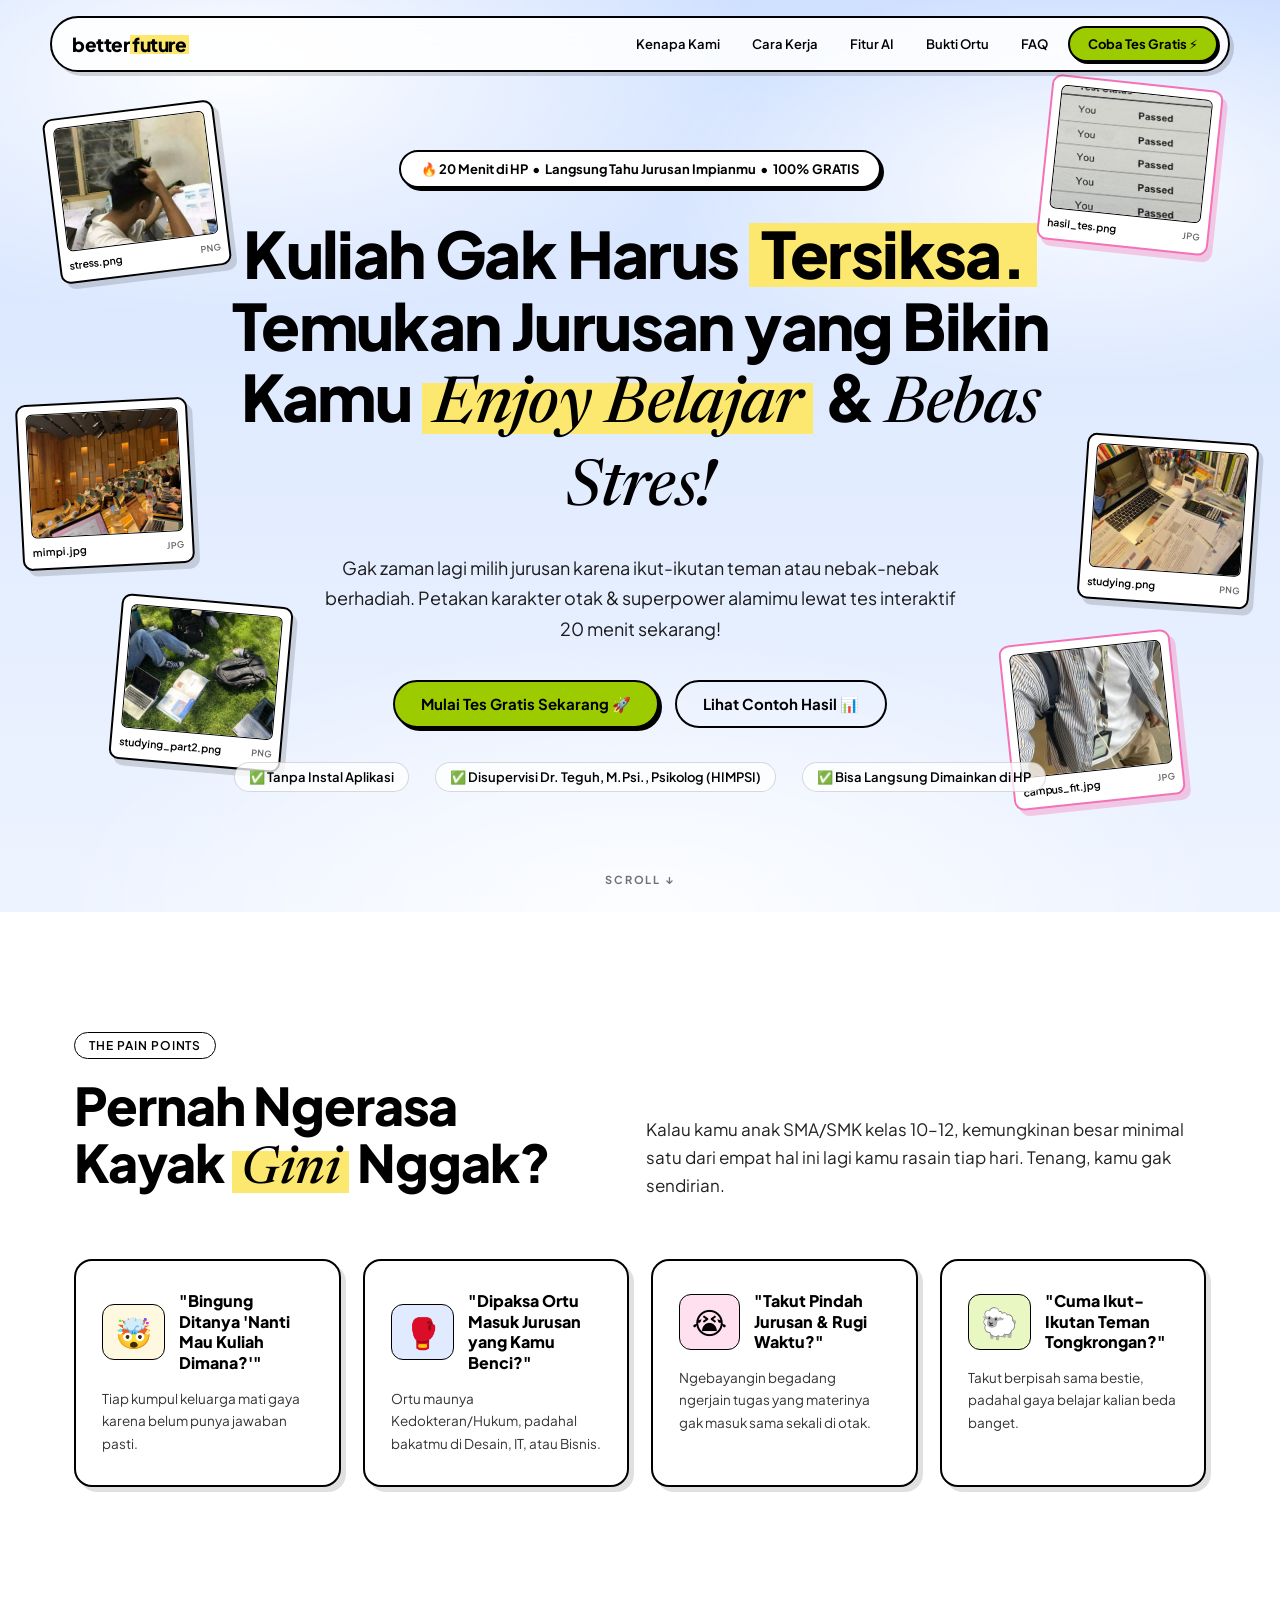
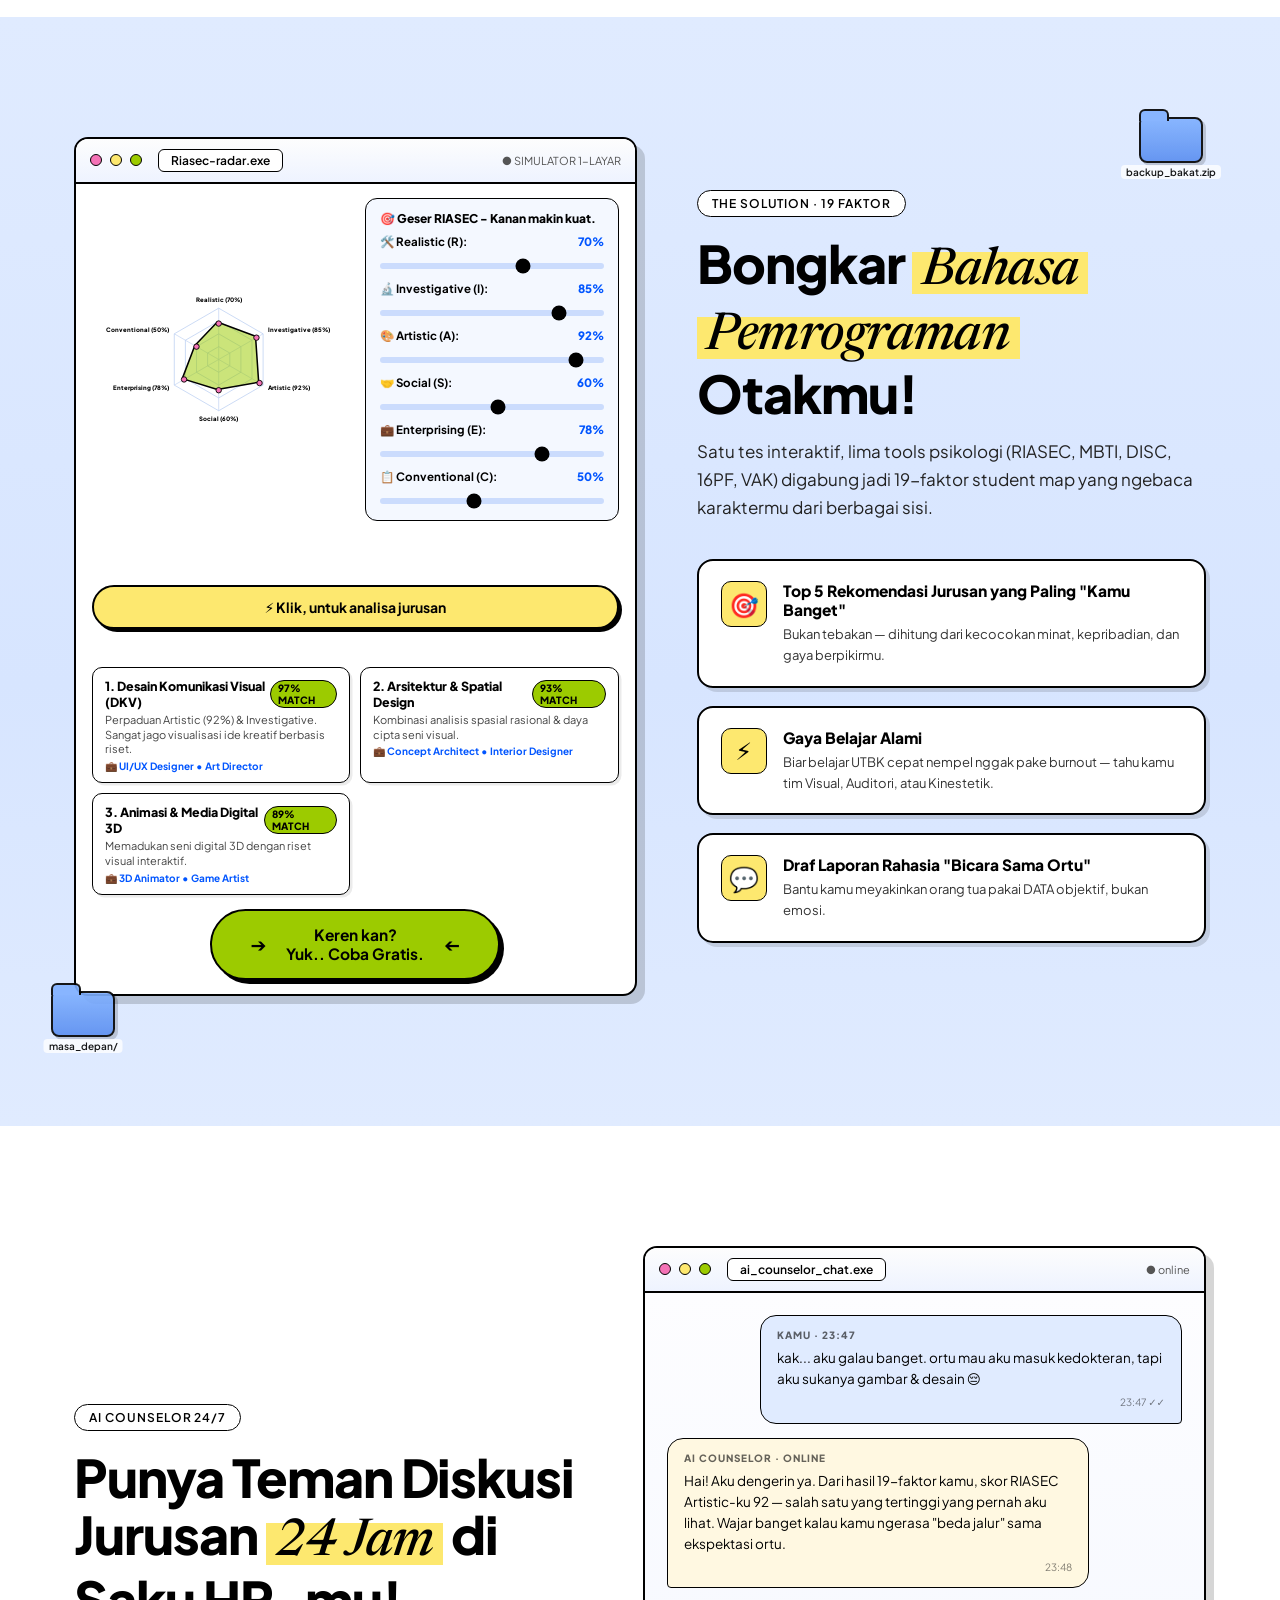
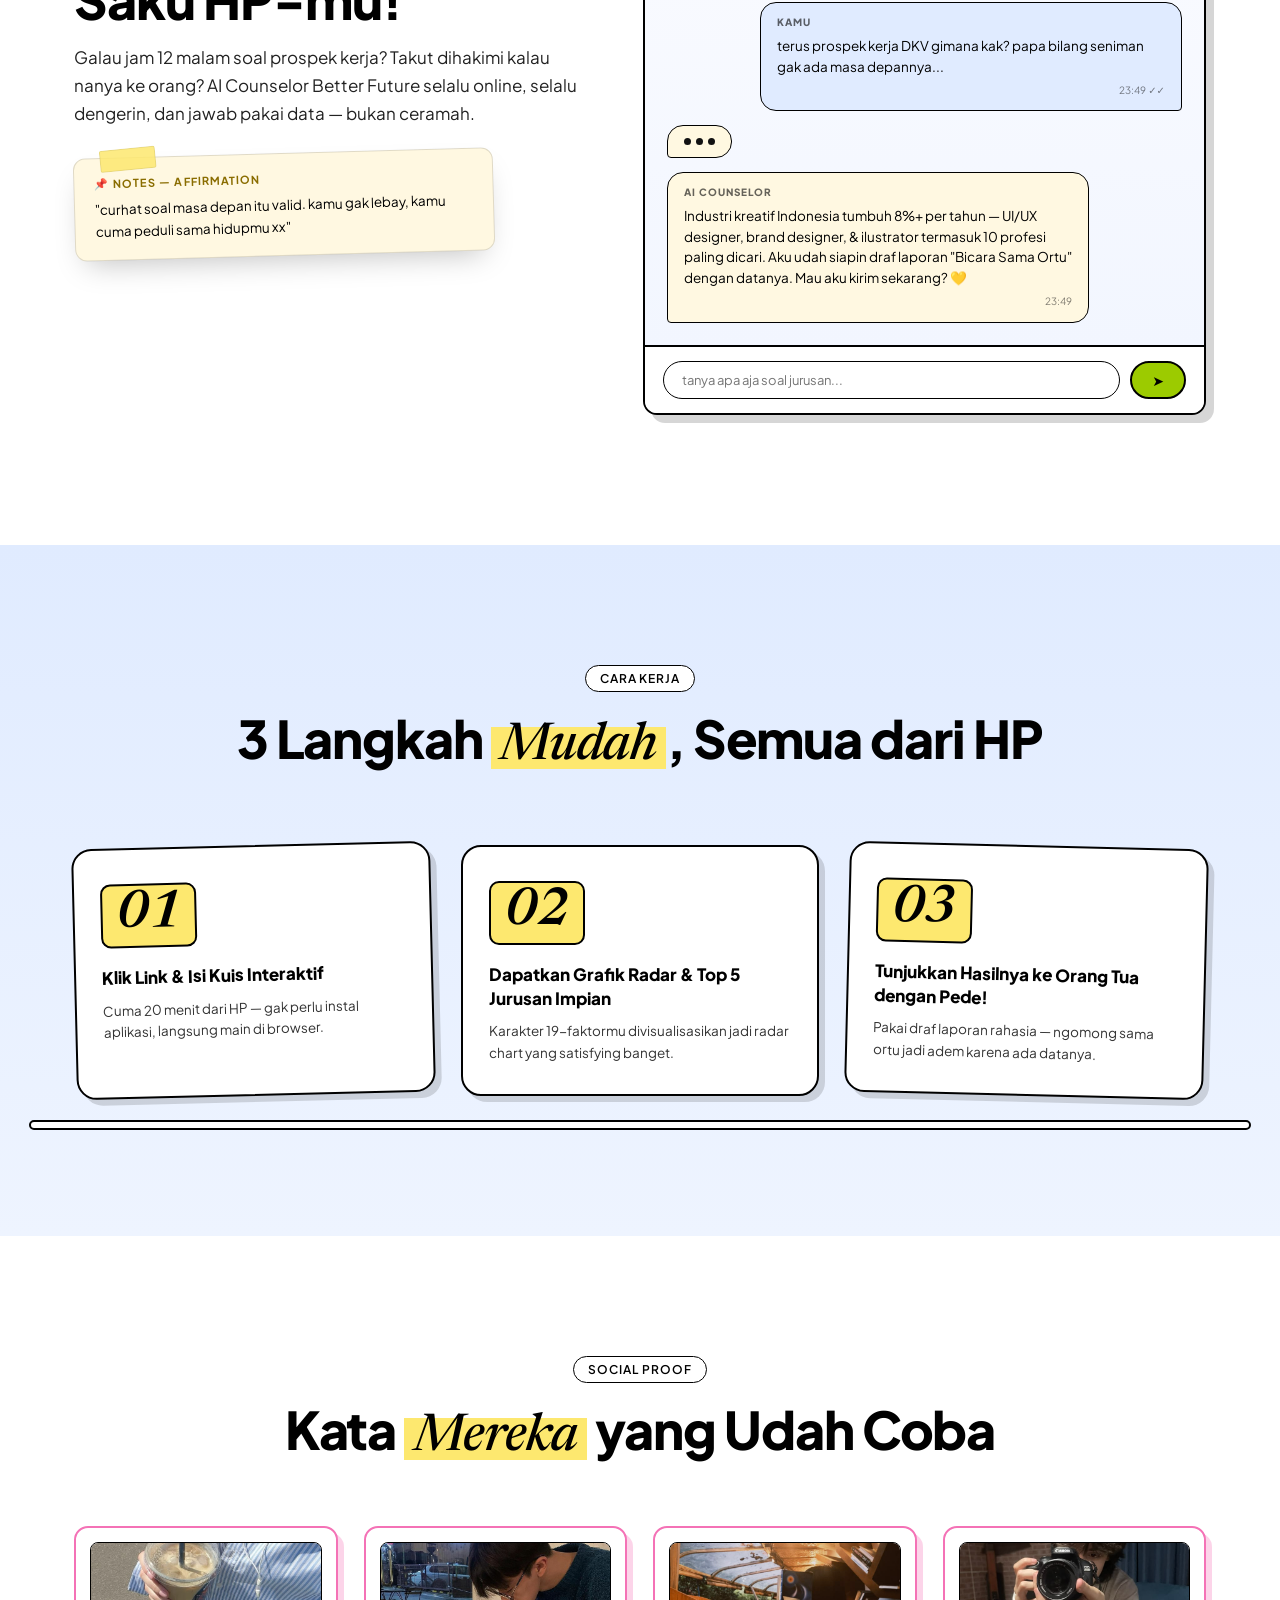
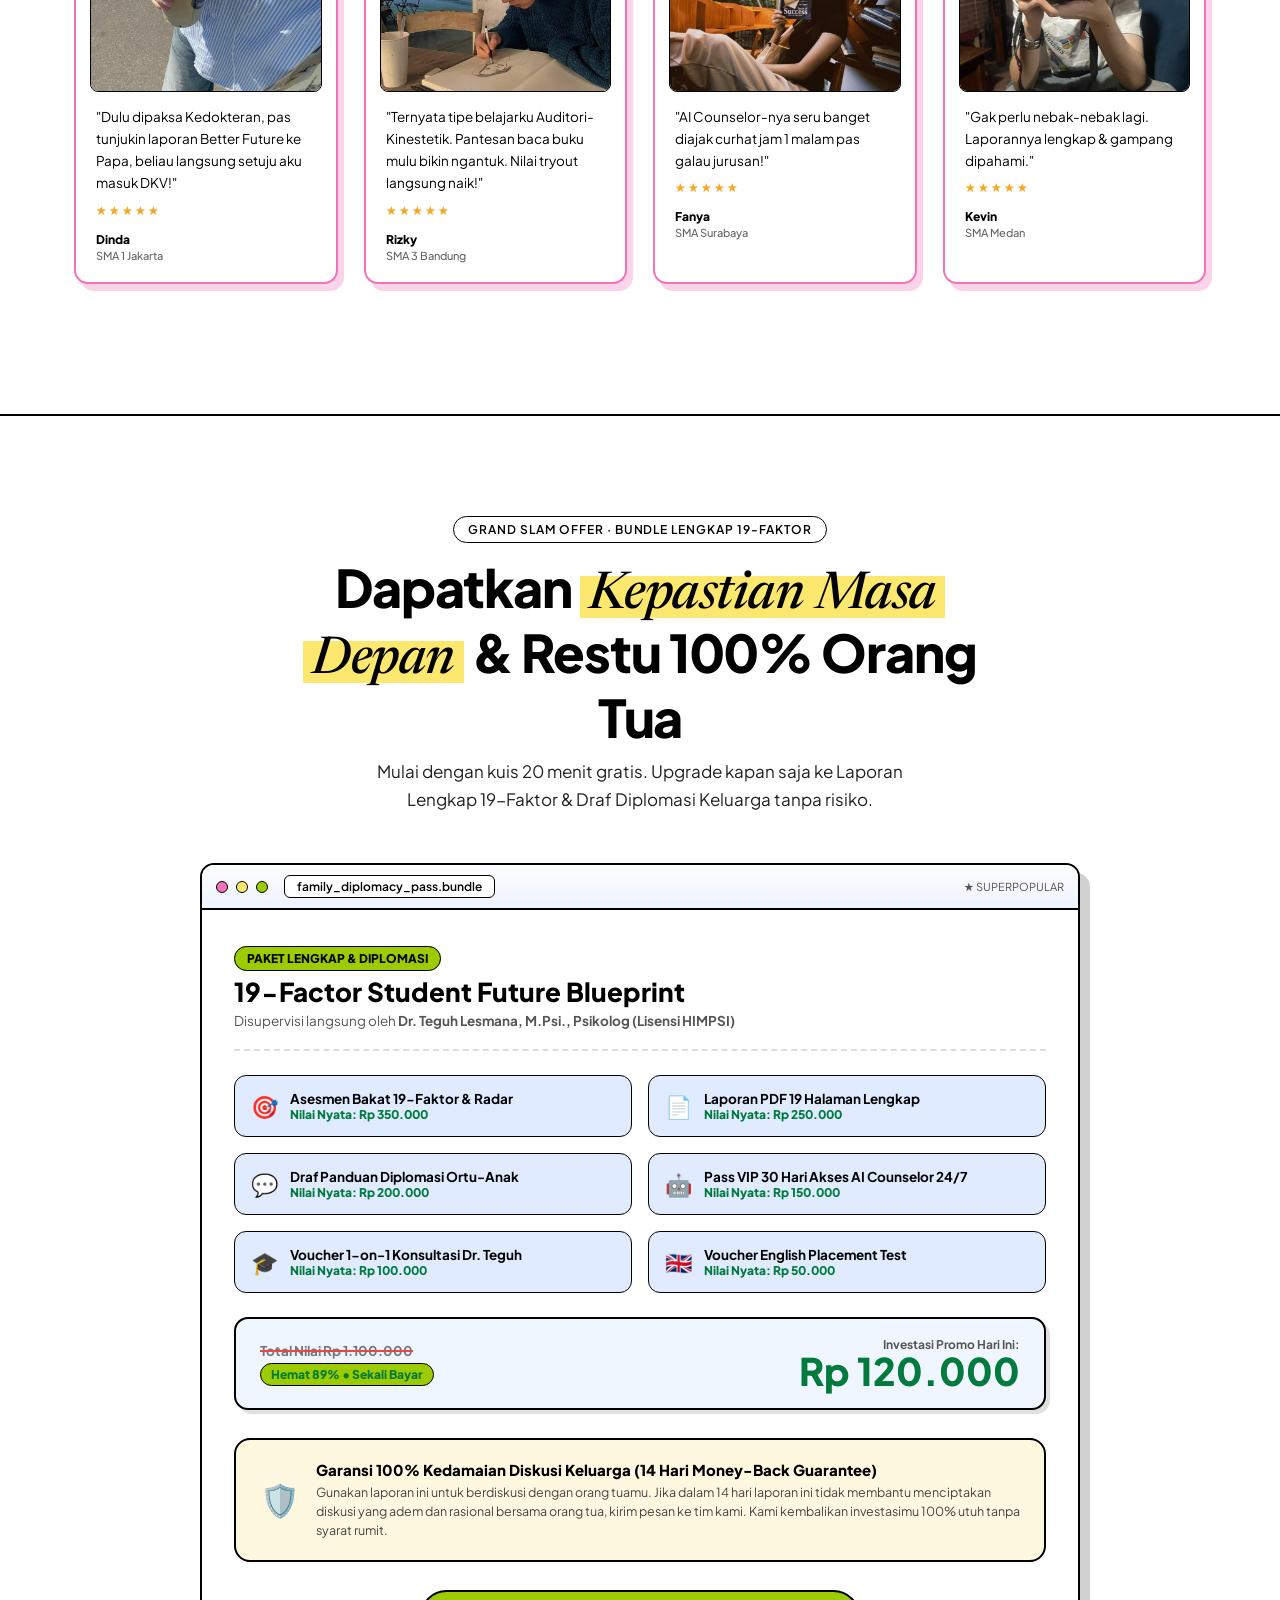
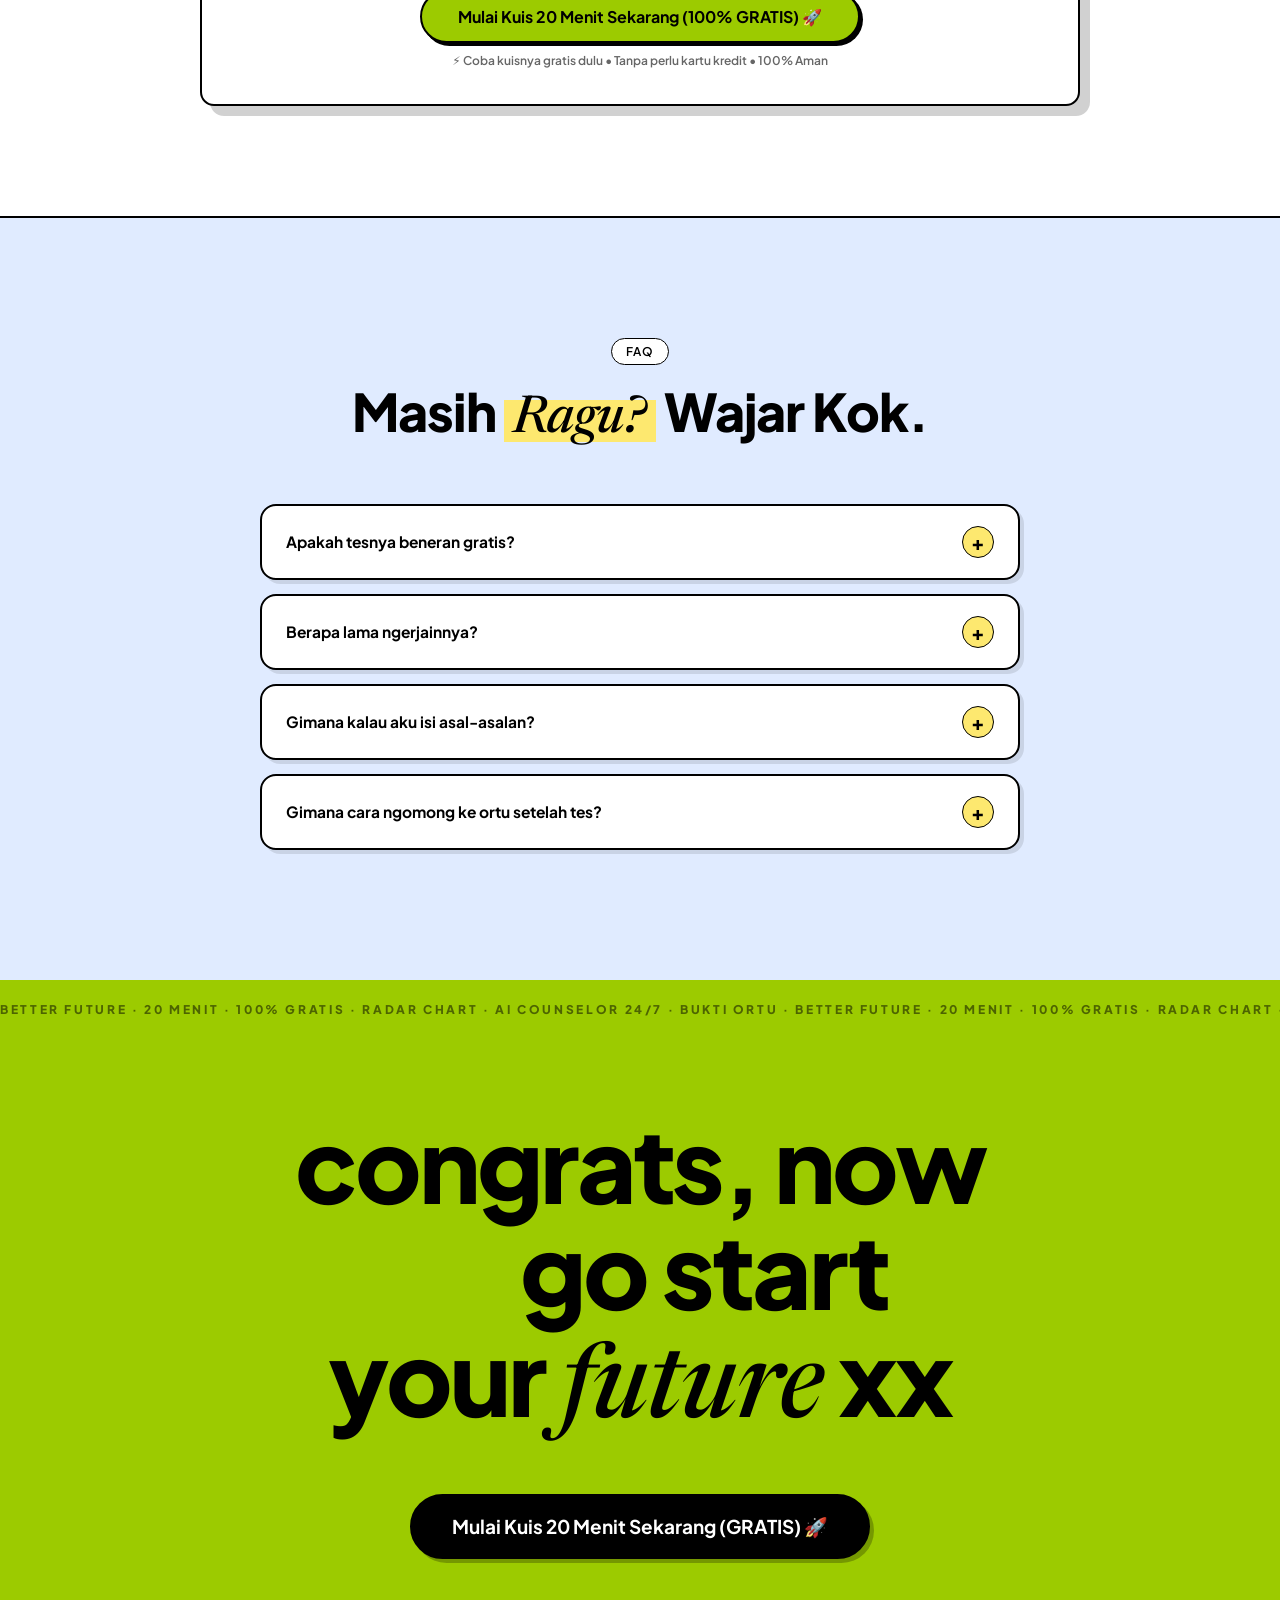
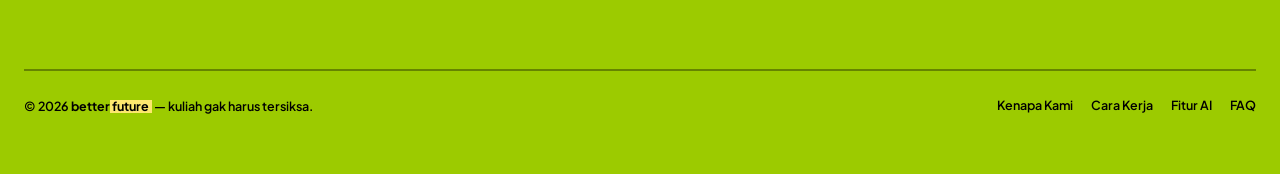
<file: index.html>
<!DOCTYPE html>
<html lang="id">
<head>
<meta charset="UTF-8">
<meta name="viewport" content="width=device-width, initial-scale=1.0">
<title>Better Future — Temukan Jurusan Impianmu dalam 20 Menit</title>
<meta name="description" content="Tes pemetaan bakat & jurusan 19-faktor gratis untuk siswa SMA/SMK. Radar chart karakter, AI Counselor 24/7, dan laporan untuk meyakinkan orang tua.">
<link rel="preconnect" href="https://fonts.googleapis.com">
<link rel="preconnect" href="https://fonts.gstatic.com" crossorigin>
<link href="https://fonts.googleapis.com/css2?family=Plus+Jakarta+Sans:ital,wght@0,300;0,400;0,500;0,600;0,700;0,800;1,400;1,600&family=Newsreader:ital,opsz,wght@1,6..72,400;1,6..72,500;1,6..72,600&display=swap" rel="stylesheet">
<style>
:root{
  --cloud:#E0EBFF;
  --white:#FFFFFF;
  --lime:#9CCB00;
  --scribble:#FDE86F;
  --pink:#F472B6;
  --beige:#FFF8E1;
  --ink:#000000;
  --sans:'Plus Jakarta Sans',system-ui,-apple-system,sans-serif;
  --serif:'Newsreader','Playfair Display',Georgia,serif;
}
*{margin:0;padding:0;box-sizing:border-box}
html{scroll-behavior:smooth}
body{font-family:var(--sans);color:var(--ink);background:var(--cloud);overflow-x:hidden;-webkit-font-smoothing:antialiased}
::selection{background:var(--scribble);color:var(--ink)}
img,svg{display:block;max-width:100%}
a{text-decoration:none;color:inherit}
button{font-family:inherit;cursor:pointer}

/* ---------- shared bits ---------- */

/* Mazda Dimming Turn Signal (Heartbeat Pulsing Glow) */
@keyframes mazdaPulse {
  0% { opacity: 1; filter: drop-shadow(0 0 6px rgba(0,0,0,0.3)); transform: scale(1); }
  18% { opacity: 1; filter: drop-shadow(0 0 16px rgba(156,203,0,0.9)); transform: scale(1.035); }
  55% { opacity: 0.5; filter: drop-shadow(0 0 2px rgba(0,0,0,0.1)); transform: scale(0.985); }
  100% { opacity: 1; filter: drop-shadow(0 0 6px rgba(0,0,0,0.3)); transform: scale(1); }
}

.mazda-btn {
  font-size: 16.5px !important;
  padding: 14px 34px !important;
  border-width: 2.5px !important;
  animation: mazdaPulse 1.4s cubic-bezier(0.2, 0.8, 0.2, 1) infinite !important;
  box-shadow: 4px 4px 0 var(--ink) !important;
}

.mazda-arrow {
  display: inline-block;
  font-size: 19px;
  font-weight: 900;
  margin: 0 4px;
}
.mazda-arrow.left { animation: arrowLeftPulse 1.4s infinite; }
.mazda-arrow.right { transform: scaleX(-1); animation: arrowRightPulse 1.4s infinite; }

@keyframes arrowLeftPulse {
  0%, 100% { transform: translateX(0); }
  50% { transform: translateX(5px); }
}
@keyframes arrowRightPulse {
  0%, 100% { transform: scaleX(-1) translateX(0); }
  50% { transform: scaleX(-1) translateX(5px); }
}


/* Compact 1-Screen RIASEC Simulator */
.sim-layout{display:grid;grid-template-columns:1fr 1fr;gap:20px;align-items:center;margin-bottom:16px}
@media(max-width:768px){.sim-layout{grid-template-columns:1fr;gap:12px}}

.sim-controls-compact{background:#f4f8ff;border:1.5px solid var(--ink);border-radius:12px;padding:12px 14px}
.sim-group-compact{margin-bottom:8px}
.sim-group-compact:last-child{margin-bottom:0}
.sim-label-compact{font-size:11.5px;font-weight:700;margin-bottom:3px;display:flex;justify-content:space-between;align-items:center}
.sim-label-compact span:last-child{color:#0055ff;font-weight:800}
.sim-slider-compact{width:100%;height:6px;border-radius:6px;background:#cbdcfd;outline:none;-webkit-appearance:none;accent-color:var(--ink);cursor:pointer}

.sim-results-compact{margin-top:14px;display:grid;grid-template-columns:repeat(auto-fit,minmax(220px,1fr));gap:10px}
.sim-res-card-compact{background:var(--white);border:1.5px solid var(--ink);border-radius:10px;padding:10px 12px;box-shadow:2.5px 2.5px 0 rgba(0,0,0,.08);transition:all .2s ease}
.sim-res-card-compact:hover{transform:translateY(-2px);box-shadow:4px 4px 0 rgba(0,0,0,.12)}
.sim-res-top-compact{display:flex;justify-content:space-between;align-items:center;margin-bottom:3px}
.sim-res-title-compact{font-size:12.5px;font-weight:800;color:var(--ink)}
.sim-res-badge-compact{font-size:10px;font-weight:800;background:var(--lime);border:1px solid var(--ink);border-radius:999px;padding:1px 7px}
.sim-res-desc-compact{font-size:11px;color:#444;line-height:1.35;margin-bottom:3px}
.sim-res-careers-compact{font-size:10px;color:#0055ff;font-weight:700}


/* Interactive Simulator Styles */
.sim-controls{background:#f4f8ff;border:1.5px solid var(--ink);border-radius:14px;padding:16px 18px;margin-top:14px}
.sim-group{margin-bottom:14px}
.sim-group:last-child{margin-bottom:0}
.sim-label{font-size:12px;font-weight:700;margin-bottom:6px;display:flex;justify-content:space-between;align-items:center}
.sim-label span{color:#0055ff;font-weight:800}
.sim-slider{width:100%;height:8px;border-radius:6px;background:#cbdcfd;outline:none;-webkit-appearance:none;accent-color:var(--ink);cursor:pointer}
.sim-pills{display:flex;gap:6px;flex-wrap:wrap}
.sim-pill{font-size:11.5px;font-weight:700;border:1.5px solid var(--ink);border-radius:999px;padding:5px 12px;background:var(--white);color:var(--ink);cursor:pointer;transition:all .18s ease}
.sim-pill:hover{background:var(--scribble)}
.sim-pill.active{background:var(--lime);box-shadow:2px 2px 0 var(--ink)}

.sim-results{margin-top:16px;display:flex;flex-direction:column;gap:10px}
.sim-res-card{background:var(--white);border:1.5px solid var(--ink);border-radius:12px;padding:12px 14px;box-shadow:3px 3px 0 rgba(0,0,0,.08);transition:all .25s ease}
.sim-res-card:hover{transform:translateY(-2px);box-shadow:5px 5px 0 rgba(0,0,0,.12)}
.sim-res-top{display:flex;justify-content:space-between;align-items:center;margin-bottom:4px}
.sim-res-title{font-size:13.5px;font-weight:800;color:var(--ink)}
.sim-res-badge{font-size:11px;font-weight:800;background:var(--lime);border:1px solid var(--ink);border-radius:999px;padding:2px 8px}
.sim-res-desc{font-size:11.5px;color:#444;line-height:1.4;margin-bottom:4px}
.sim-res-careers{font-size:10.5px;color:#0055ff;font-weight:700}
.loading-pulse{animation:pulse 0.8s infinite alternate}
@keyframes pulse { from { opacity: 0.5; } to { opacity: 1; } }

.wrap{max-width:1180px;margin:0 auto;padding:0 24px}
.hl{background:linear-gradient(180deg,transparent 12%,var(--scribble) 12%,var(--scribble) 92%,transparent 92%);padding:0 .18em;box-decoration-break:clone;-webkit-box-decoration-break:clone}
.it{font-family:var(--serif);font-style:italic;font-weight:500;letter-spacing:-.01em}
.pill-btn{display:inline-flex;align-items:center;gap:8px;border:2px solid var(--ink);border-radius:999px;padding:12px 26px;font-weight:700;font-size:15px;background:var(--white);color:var(--ink);transition:transform .2s ease,box-shadow .2s ease,background-color .2s ease;box-shadow:3px 3px 0 var(--ink)}
.pill-btn:hover{transform:translate(-2px,-2px);box-shadow:6px 6px 0 var(--ink)}
.pill-btn:active{transform:translate(1px,1px);box-shadow:2px 2px 0 var(--ink)}
.pill-btn.lime{background:var(--lime)}
.pill-btn.dark{background:var(--ink);color:var(--white);box-shadow:4px 4px 0 rgba(0,0,0,.25)}
.pill-btn.dark:hover{box-shadow:7px 7px 0 rgba(0,0,0,.25)}
.pill-btn.ghost{background:transparent;box-shadow:none}
.pill-btn.ghost:hover{background:var(--white);box-shadow:4px 4px 0 var(--ink)}
.tag{display:inline-block;border:1.5px solid var(--ink);border-radius:999px;padding:5px 14px;font-size:12px;font-weight:600;letter-spacing:.08em;text-transform:uppercase;background:var(--white)}
.sec-head{font-size:clamp(30px,4.6vw,52px);font-weight:800;line-height:1.08;letter-spacing:-.02em}
.sec-sub{font-size:clamp(14px,1.4vw,17px);line-height:1.65;color:#222;max-width:560px}
.reveal{opacity:0;transform:translateY(34px);transition:opacity .8s cubic-bezier(.2,.7,.3,1),transform .8s cubic-bezier(.2,.7,.3,1)}
.reveal.in{opacity:1;transform:none}

/* folder icon (pure css) */
.folder{position:relative;width:64px;height:46px;background:linear-gradient(180deg,#7fb0ff,#5a8ef0);border:2px solid var(--ink);border-radius:6px 8px 8px 8px;box-shadow:3px 3px 0 rgba(0,0,0,.18)}
.folder::before{content:'';position:absolute;top:-10px;left:-2px;width:26px;height:10px;background:#7fb0ff;border:2px solid var(--ink);border-bottom:none;border-radius:6px 6px 0 0}
.folder span{position:absolute;left:50%;top:110%;transform:translateX(-50%);font-size:10px;font-weight:600;white-space:nowrap;background:rgba(255,255,255,.85);padding:1px 5px;border-radius:4px}

/* polaroid artifact */
.pola{background:var(--white);border:2px solid var(--ink);border-radius:10px;padding:8px 8px 10px;box-shadow:5px 6px 0 rgba(0,0,0,.14);width:150px}
.pola .ph{height:110px;border-radius:6px;border:1.5px solid var(--ink);position:relative;overflow:hidden}
.pola .cap{font-size:10.5px;font-weight:600;margin-top:7px;display:flex;justify-content:space-between;align-items:center}
.pola .cap i{font-style:normal;font-size:9px;color:#666}
.pink-bd{border-color:var(--pink);box-shadow:5px 6px 0 rgba(244,114,182,.35)}

/* sticky note */
.note{background:var(--beige);border:1.5px solid rgba(0,0,0,.12);border-radius:12px;padding:18px 20px;box-shadow:0 14px 30px -12px rgba(0,0,0,.25);position:relative}
.note::before{content:'';position:absolute;top:-10px;left:26px;width:54px;height:20px;background:rgba(253,232,111,.85);border:1px solid rgba(0,0,0,.08);transform:rotate(-4deg);border-radius:2px}
.note .n-title{font-size:11px;font-weight:700;text-transform:uppercase;letter-spacing:.1em;color:#8a6d00;margin-bottom:8px}
.note p{font-size:13.5px;line-height:1.6}

/* retro window */
.retro{background:var(--white);border:2px solid var(--ink);border-radius:14px;box-shadow:8px 8px 0 rgba(0,0,0,.16);overflow:hidden}
.retro-bar{display:flex;align-items:center;gap:8px;padding:10px 14px;border-bottom:2px solid var(--ink);background:linear-gradient(180deg,#fdfdfd,#eef3ff)}
.retro-bar .dot{width:12px;height:12px;border-radius:50%;border:1.5px solid var(--ink)}
.retro-bar .dot:nth-child(1){background:var(--pink)}
.retro-bar .dot:nth-child(2){background:var(--scribble)}
.retro-bar .dot:nth-child(3){background:var(--lime)}
.retro-bar .fname{margin-left:8px;font-size:12px;font-weight:600;background:var(--white);border:1.5px solid var(--ink);border-radius:6px;padding:3px 12px}
.retro-bar .spacer{flex:1}
.retro-bar .mini{font-size:11px;color:#555}

/* ---------- nav ---------- */
nav{position:fixed;top:16px;left:50%;transform:translateX(-50%);z-index:100;width:min(1180px,calc(100% - 32px))}
.nav-pill{display:flex;align-items:center;gap:6px;background:rgba(255,255,255,.86);backdrop-filter:blur(14px);-webkit-backdrop-filter:blur(14px);border:2px solid var(--ink);border-radius:999px;padding:8px 10px 8px 20px;box-shadow:4px 4px 0 rgba(0,0,0,.15)}
.logo{font-weight:800;font-size:19px;letter-spacing:-.02em;margin-right:auto;white-space:nowrap}
.logo .hl{padding:0 .12em}
.nav-links{display:flex;gap:4px}
.nav-links a{font-size:13px;font-weight:600;padding:7px 14px;border-radius:999px;transition:background-color .18s ease}
.nav-links a:hover{background:var(--scribble)}
.nav-cta{font-size:13px;font-weight:700;border:2px solid var(--ink);border-radius:999px;padding:8px 18px;background:var(--lime);transition:transform .18s ease,box-shadow .18s ease;box-shadow:2px 2px 0 var(--ink);white-space:nowrap}
.nav-cta:hover{transform:translate(-1px,-1px);box-shadow:4px 4px 0 var(--ink)}
.burger{display:none;background:none;border:2px solid var(--ink);border-radius:999px;width:38px;height:38px;font-size:16px;background:var(--white)}
.mobile-menu{display:none;flex-direction:column;gap:4px;margin-top:8px;background:var(--white);border:2px solid var(--ink);border-radius:20px;padding:12px;box-shadow:4px 4px 0 rgba(0,0,0,.15)}
.mobile-menu a{font-weight:600;font-size:14px;padding:10px 14px;border-radius:12px}
.mobile-menu a:hover{background:var(--scribble)}
.mobile-menu.open{display:flex}

/* ---------- hero ---------- */
.hero{position:relative;min-height:100svh;display:flex;align-items:center;justify-content:center;text-align:center;padding:150px 24px 120px;
  background:
    radial-gradient(ellipse 70% 45% at 18% 8%,rgba(255,255,255,.95) 0%,rgba(255,255,255,0) 60%),
    radial-gradient(ellipse 60% 40% at 85% 20%,rgba(255,255,255,.9) 0%,rgba(255,255,255,0) 55%),
    radial-gradient(ellipse 75% 50% at 50% 100%,rgba(255,255,255,.85) 0%,rgba(255,255,255,0) 60%),
    linear-gradient(180deg,#cfe0ff 0%,var(--cloud) 45%,#eef4ff 100%)}
.hero-inner{position:relative;z-index:3;max-width:860px}
.badge-fire{display:inline-flex;align-items:center;gap:8px;background:var(--white);border:2px solid var(--ink);border-radius:999px;padding:9px 20px;font-size:13px;font-weight:700;box-shadow:3px 3px 0 var(--ink);margin-bottom:30px}
.hero h1{font-size:clamp(34px,5.6vw,64px);font-weight:800;line-height:1.12;letter-spacing:-.025em;margin-bottom:26px}
.hero .sub{font-size:clamp(14px,1.6vw,18px);line-height:1.7;max-width:640px;margin:0 auto 36px;color:#1a1a1a}
.hero-ctas{display:flex;gap:16px;justify-content:center;flex-wrap:wrap;margin-bottom:34px}
.trust{display:flex;gap:10px 26px;justify-content:center;flex-wrap:wrap;font-size:13px;font-weight:600}
.trust span{background:rgba(255,255,255,.75);border:1.5px solid rgba(0,0,0,.15);border-radius:999px;padding:6px 14px}
.art{position:absolute;z-index:2;animation:floaty 7s ease-in-out infinite}
.art .pola{width:172px}
.art .pola .ph{height:124px}
.a1{top:12%;left:4%;transform:rotate(-7deg)}
.a2{top:9%;right:5%;transform:rotate(6deg);animation-delay:-2s}
.a3{bottom:16%;left:9%;transform:rotate(5deg);animation-delay:-4s}
.a4{bottom:12%;right:8%;transform:rotate(-6deg);animation-delay:-1s}
.a5{top:44%;left:1.5%;transform:rotate(-3deg);animation-delay:-3s}
.a6{top:48%;right:2%;transform:rotate(4deg);animation-delay:-5s}
@keyframes floaty{0%,100%{translate:0 0}50%{translate:0 -14px}}
.ph-1{background:linear-gradient(135deg,#ffd6e9,#f472b6 60%,#c9368b)}
.ph-2{background:linear-gradient(135deg,#fff3b0,#fde86f 55%,#d9b90a)}
.ph-3{background:linear-gradient(135deg,#d3f36b,#9ccb00 60%,#6a8f00)}
.ph-4{background:linear-gradient(135deg,#cfe0ff,#7fb0ff 60%,#3f6fd8)}
.ph-5{background:linear-gradient(135deg,#ffe9d1,#ffb26b 60%,#e07f1f)}
.ph-6{background:linear-gradient(135deg,#e6dcff,#b39af0 60%,#7d5cd6)}
.ph .doodle{position:absolute;inset:0;display:flex;align-items:center;justify-content:center}
.ph .doodle svg{width:44px;height:44px;stroke:rgba(0,0,0,.75)}
.ph img{width:100%;height:100%;object-fit:cover}
.scroll-hint{position:absolute;bottom:26px;left:50%;transform:translateX(-50%);z-index:3;font-size:11px;font-weight:700;letter-spacing:.18em;text-transform:uppercase;opacity:.55;animation:hint 2s ease-in-out infinite}
@keyframes hint{0%,100%{translate:0 0}50%{translate:0 8px}}

/* ---------- problems ---------- */
.problems{background:var(--white);padding:120px 0 130px;position:relative}
.problems .topline{display:flex;align-items:flex-end;justify-content:space-between;gap:30px;flex-wrap:wrap;margin-bottom:60px}
.pain-grid{display:grid;grid-template-columns:repeat(auto-fit,minmax(250px,1fr));gap:22px}
.pain{border:2px solid var(--ink);border-radius:18px;padding:30px 26px;background:var(--white);box-shadow:5px 5px 0 rgba(0,0,0,.12);transition:transform .22s ease,box-shadow .22s ease;position:relative}
.pain:hover{transform:translateY(-6px) rotate(-.6deg);box-shadow:8px 10px 0 rgba(0,0,0,.14)}
.pain-head{display:flex;align-items:center;gap:14px;margin-bottom:14px}
.pain .emo{font-size:30px;display:inline-flex;align-items:center;justify-content:center;background:var(--beige);border:1.5px solid var(--ink);border-radius:12px;padding:8px 12px;flex-shrink:0;margin-bottom:0}
.pain h3{font-size:16px;font-weight:800;line-height:1.3;margin-bottom:0}
.pain p{font-size:13.5px;line-height:1.65;color:#333}
.pain:nth-child(2) .emo{background:var(--cloud)}
.pain:nth-child(3) .emo{background:#ffe0ee}
.pain:nth-child(4) .emo{background:#e9f7c2}

/* ---------- 19 factor ---------- */
.factors{background:linear-gradient(180deg,var(--cloud),#d7e5ff 60%,var(--cloud));padding:120px 0 130px;position:relative;overflow:hidden}
.factors-grid{display:grid;grid-template-columns:1.05fr .95fr;gap:60px;align-items:center}
.radar-wrap{padding:26px}
.radar-legend{display:flex;flex-wrap:wrap;gap:8px;margin-top:16px}
.radar-legend span{font-size:11px;font-weight:700;border:1.5px solid var(--ink);border-radius:999px;padding:4px 11px;background:var(--beige)}
.feat-list{display:flex;flex-direction:column;gap:18px;margin-top:38px}
.feat{display:flex;gap:16px;align-items:flex-start;background:var(--white);border:2px solid var(--ink);border-radius:16px;padding:20px 22px;box-shadow:4px 4px 0 rgba(0,0,0,.12);transition:transform .2s ease}
.feat:hover{transform:translateX(6px)}
.feat .ico{font-size:24px;background:var(--scribble);border:1.5px solid var(--ink);border-radius:10px;width:46px;height:46px;display:flex;align-items:center;justify-content:center;flex-shrink:0}
.feat h4{font-size:15.5px;font-weight:800;margin-bottom:5px}
.feat p{font-size:13px;line-height:1.6;color:#333}
.floating-folder{position:absolute;opacity:.9}
.ff1{top:9%;right:6%;animation:floaty 8s ease-in-out infinite}
.ff2{bottom:8%;left:4%;animation:floaty 9s ease-in-out infinite reverse}

/* ---------- AI counselor ---------- */
.ai-sec{background:var(--white);padding:120px 0 130px}
.ai-grid{display:grid;grid-template-columns:.95fr 1.05fr;gap:60px;align-items:center}
.chat-body{padding:22px;background:linear-gradient(180deg,#fdfdff,#f2f6ff);display:flex;flex-direction:column;gap:14px;min-height:380px}
.bubble{max-width:82%;padding:12px 16px;border-radius:16px;font-size:13.5px;line-height:1.55;border:1.5px solid var(--ink);opacity:0;transform:translateY(12px);animation:pop .5s ease forwards}
@keyframes pop{to{opacity:1;transform:none}}
.bubble.me{align-self:flex-end;background:var(--cloud);border-bottom-right-radius:4px}
.bubble.ai{align-self:flex-start;background:var(--beige);border-bottom-left-radius:4px}
.bubble .who{display:block;font-size:10px;font-weight:800;letter-spacing:.1em;text-transform:uppercase;margin-bottom:5px;opacity:.6}
.bubble .time{display:block;font-size:10px;text-align:right;opacity:.5;margin-top:5px}
.typing{align-self:flex-start;display:flex;gap:5px;padding:12px 16px;background:var(--beige);border:1.5px solid var(--ink);border-radius:16px;border-bottom-left-radius:4px}
.typing i{width:7px;height:7px;background:#111;border-radius:50%;animation:tp 1s infinite}
.typing i:nth-child(2){animation-delay:.15s}
.typing i:nth-child(3){animation-delay:.3s}
@keyframes tp{0%,100%{transform:translateY(0);opacity:.4}50%{transform:translateY(-5px);opacity:1}}
.chat-input{display:flex;gap:10px;padding:14px 18px;border-top:2px solid var(--ink);background:var(--white)}
.chat-input input{flex:1;border:1.5px solid var(--ink);border-radius:999px;padding:10px 18px;font-family:inherit;font-size:13px;outline:none}
.chat-input input:focus{box-shadow:0 0 0 3px var(--scribble)}
.chat-input button{border:2px solid var(--ink);background:var(--lime);border-radius:999px;padding:0 20px;font-weight:800;font-size:14px;transition:transform .15s ease}
.chat-input button:hover{transform:scale(1.06)}
.ai-note{margin-top:26px;max-width:420px;transform:rotate(-1.6deg)}

/* ---------- steps ---------- */
.steps{background:linear-gradient(180deg,var(--cloud),#eef4ff);padding:120px 0 140px;position:relative;overflow:hidden}
.shelf{display:grid;grid-template-columns:repeat(3,1fr);gap:28px;margin-top:70px;position:relative}
.step-card{background:var(--white);border:2px solid var(--ink);border-radius:20px;padding:34px 26px 30px;box-shadow:6px 6px 0 rgba(0,0,0,.14);position:relative;transition:transform .25s ease}
.step-card:hover{transform:translateY(-8px)}
.step-card:nth-child(1){transform:rotate(-1.4deg)}
.step-card:nth-child(3){transform:rotate(1.4deg)}
.step-card:nth-child(1):hover{transform:rotate(-1.4deg) translateY(-8px)}
.step-card:nth-child(3):hover{transform:rotate(1.4deg) translateY(-8px)}
.step-num{font-family:var(--serif);font-style:italic;font-size:52px;font-weight:600;background:var(--scribble);display:inline-block;padding:0 14px;border-radius:10px;border:2px solid var(--ink);margin-bottom:18px;line-height:1.15}
.step-card h4{font-size:17px;font-weight:800;line-height:1.4;margin-bottom:10px}
.step-card p{font-size:13.5px;line-height:1.6;color:#333}
.shelf-line{position:absolute;left:-4%;right:-4%;height:10px;background:var(--white);border:2px solid var(--ink);border-radius:999px;bottom:-34px;box-shadow:0 10px 22px -8px rgba(0,0,0,.3)}

/* ---------- testimonials ---------- */
.testi{background:var(--white);padding:120px 0 130px}
.testi-grid{display:grid;grid-template-columns:repeat(auto-fit,minmax(240px,1fr));gap:26px;margin-top:60px}
.t-card{background:var(--white);border:2.5px solid var(--pink);border-radius:14px;padding:14px 14px 20px;box-shadow:6px 7px 0 rgba(244,114,182,.3);transition:transform .22s ease}
.t-card:hover{transform:translateY(-7px) rotate(.8deg)}
.t-photo{height:150px;border-radius:8px;border:1.5px solid var(--ink);margin-bottom:14px;display:flex;align-items:center;justify-content:center;font-family:var(--serif);font-style:italic;font-size:44px;font-weight:600;color:rgba(0,0,0,.75);overflow:hidden}
.t-photo img{width:100%;height:100%;object-fit:cover}
.t-card blockquote{font-size:13.5px;line-height:1.65;padding:0 6px}
.t-card .who{margin-top:14px;padding:0 6px;font-size:12px;font-weight:800}
.t-card .who span{display:block;font-weight:500;font-size:11px;color:#666;margin-top:2px}
.stars{padding:0 6px;margin-top:8px;font-size:12px;letter-spacing:2px;color:#f5a623}

/* ---------- faq ---------- */
.faq{background:var(--cloud);padding:120px 0 130px}
.faq-list{max-width:760px;margin:56px auto 0;display:flex;flex-direction:column;gap:14px}
.faq-item{background:var(--white);border:2px solid var(--ink);border-radius:16px;overflow:hidden;box-shadow:4px 4px 0 rgba(0,0,0,.1)}
.faq-q{width:100%;display:flex;justify-content:space-between;align-items:center;gap:16px;background:none;border:none;padding:20px 24px;font-size:15.5px;font-weight:700;text-align:left}
.faq-q .pm{font-size:20px;font-weight:800;transition:transform .3s ease;flex-shrink:0;width:32px;height:32px;border:1.5px solid var(--ink);border-radius:50%;display:flex;align-items:center;justify-content:center;background:var(--scribble)}
.faq-item.open .pm{transform:rotate(45deg);background:var(--lime)}
.faq-a{max-height:0;overflow:hidden;transition:max-height .4s ease}
.faq-a p{padding:0 24px 22px;font-size:14px;line-height:1.7;color:#333}

/* ---------- finale ---------- */
.finale{background:var(--lime);padding:130px 24px 60px;text-align:center;position:relative;overflow:hidden}
.finale h2{font-size:clamp(44px,8vw,110px);font-weight:800;line-height:1.04;letter-spacing:-.03em;margin-bottom:48px}
.finale h2 .l2{display:inline-block;margin-left:clamp(30px,10vw,150px)}
.finale .pill-btn.dark{font-size:clamp(15px,1.8vw,19px);padding:18px 40px;border-color:var(--ink)}
.foot{display:flex;justify-content:space-between;align-items:center;gap:20px;flex-wrap:wrap;margin-top:110px;padding-top:26px;border-top:2px solid rgba(0,0,0,.35);font-size:12.5px;font-weight:600}
.foot-links{display:flex;gap:18px;flex-wrap:wrap}
.foot-links a{border-bottom:1.5px solid transparent;transition:border-color .2s}
.foot-links a:hover{border-color:var(--ink)}
.finale .ticker{position:absolute;top:22px;left:0;right:0;overflow:hidden;opacity:.5;font-size:12px;font-weight:800;letter-spacing:.22em;text-transform:uppercase;white-space:nowrap}
.ticker-inner{display:inline-block;animation:tick 26s linear infinite}
@keyframes tick{from{transform:translateX(0)}to{transform:translateX(-50%)}}

/* ---------- responsive ---------- */
@media(max-width:980px){
  .factors-grid,.ai-grid{grid-template-columns:1fr;gap:46px}
  .shelf{grid-template-columns:1fr;max-width:440px;margin-left:auto;margin-right:auto}
  .a5,.a6{display:none}
  .art .pola{width:105px}
  .art .pola .ph{height:75px}
}
@media(max-width:720px){
  .nav-links{display:none}
  .burger{display:flex;align-items:center;justify-content:center}
  .nav-cta{padding:8px 14px;font-size:12px}
  .a3,.a4{display:none}
  .a1{top:8%;left:2%}
  .a2{top:7%;right:2%}
  .hero{padding-top:130px}
}
</style>
</head>
<body>

<!-- ============ NAV ============ -->
<nav>
  <div class="nav-pill">
    <a href="#" class="logo" data-testid="nav-logo">better<span class="hl">future</span></a>
    <div class="nav-links">
      <a href="#kenapa" data-testid="nav-link-kenapa">Kenapa Kami</a>
      <a href="#cara-kerja" data-testid="nav-link-cara">Cara Kerja</a>
      <a href="#fitur-ai" data-testid="nav-link-ai">Fitur AI</a>
      <a href="#bukti-ortu" data-testid="nav-link-bukti">Bukti Ortu</a>
      <a href="#faq" data-testid="nav-link-faq">FAQ</a>
    </div>
    <a href="https://wa.me/6287881179037?text=Halo,+saya+tertarik+dengan+produk+OCA" target="_blank" class="nav-cta" data-testid="nav-cta-button">Coba Tes Gratis ⚡</a>
    <button class="burger" id="burger" aria-label="menu" data-testid="nav-burger">☰</button>
  </div>
  <div class="mobile-menu" id="mobileMenu">
    <a href="#kenapa">Kenapa Kami</a>
    <a href="#cara-kerja">Cara Kerja</a>
    <a href="#fitur-ai">Fitur AI</a>
    <a href="#bukti-ortu">Bukti Ortu</a>
    <a href="#faq">FAQ</a>
  </div>
</nav>

<!-- ============ HERO ============ -->
<header class="hero" id="mulai">
  <!-- floating desktop artifacts -->
  <div class="art a1"><div class="pola"><div class="ph"><img src="assets/stress.jpg" alt="stress"></div><div class="cap">stress.png <i>PNG</i></div></div></div>
  <div class="art a2"><div class="pola pink-bd"><div class="ph"><img src="assets/test-score.jpg" alt="hasil tes"></div><div class="cap">hasil_tes.png <i>JPG</i></div></div></div>
  <div class="art a3"><div class="pola"><div class="ph"><img src="assets/studying-part2.jpg" alt="belajar di taman"></div><div class="cap">studying_part2.png <i>PNG</i></div></div></div>
  <div class="art a4"><div class="pola pink-bd"><div class="ph"><img src="assets/campus-fit.jpg" alt="ootd kampus"></div><div class="cap">campus_fit.jpg <i>JPG</i></div></div></div>
  <div class="art a5"><div class="pola"><div class="ph"><img src="assets/class.jpg" alt="kelas"></div><div class="cap">mimpi.jpg <i>JPG</i></div></div></div>
  <div class="art a6"><div class="pola"><div class="ph"><img src="assets/studying.jpg" alt="meja belajar"></div><div class="cap">studying.png <i>PNG</i></div></div></div>

  <div class="hero-inner">
    <div class="badge-fire reveal" data-testid="hero-badge">🔥 20 Menit di HP &nbsp;•&nbsp; Langsung Tahu Jurusan Impianmu &nbsp;•&nbsp; 100% GRATIS</div>
    <h1 class="reveal" data-testid="hero-headline">Kuliah Gak Harus <span class="hl">Tersiksa.</span><br>Temukan Jurusan yang Bikin Kamu <span class="it hl">Enjoy Belajar</span> &amp; <span class="it">Bebas Stres!</span></h1>
    <p class="sub reveal" data-testid="hero-subheadline">Gak zaman lagi milih jurusan karena ikut-ikutan teman atau nebak-nebak berhadiah. Petakan karakter otak &amp; superpower alamimu lewat tes interaktif 20 menit sekarang!</p>
    <div class="hero-ctas reveal">
      <a href="#cara-kerja" class="pill-btn lime" data-testid="hero-cta-primary">Mulai Tes Gratis Sekarang 🚀</a>
      <a href="#kenapa" class="pill-btn ghost" data-testid="hero-cta-secondary">Lihat Contoh Hasil 📊</a>
    </div>
    <div class="trust reveal" data-testid="hero-trust-badges">
      <span>✅ Tanpa Instal Aplikasi</span>
      <span>✅ Disupervisi Dr. Teguh, M.Psi., Psikolog (HIMPSI)</span>
      <span>✅ Bisa Langsung Dimainkan di HP</span>
    </div>
  </div>
  <div class="scroll-hint">scroll ↓</div>
</header>

<!-- ============ PROBLEMS ============ -->
<section class="problems" id="kenapa">
  <div class="wrap">
    <div class="topline reveal">
      <div>
        <span class="tag">the pain points</span>
        <h2 class="sec-head" style="margin-top:18px">Pernah Ngerasa<br>Kayak <span class="it hl">Gini</span> Nggak?</h2>
      </div>
      <p class="sec-sub">Kalau kamu anak SMA/SMK kelas 10–12, kemungkinan besar minimal satu dari empat hal ini lagi kamu rasain tiap hari. Tenang, kamu gak sendirian.</p>
    </div>
    <div class="pain-grid">
      <div class="pain reveal" data-testid="pain-card-1">
        <div class="pain-head">
          <span class="emo">🤯</span>
          <h3>"Bingung Ditanya 'Nanti Mau Kuliah Dimana?'"</h3>
        </div>
        <p>Tiap kumpul keluarga mati gaya karena belum punya jawaban pasti.</p>
      </div>
      <div class="pain reveal" data-testid="pain-card-2" style="transition-delay:.08s">
        <div class="pain-head">
          <span class="emo">🥊</span>
          <h3>"Dipaksa Ortu Masuk Jurusan yang Kamu Benci?"</h3>
        </div>
        <p>Ortu maunya Kedokteran/Hukum, padahal bakatmu di Desain, IT, atau Bisnis.</p>
      </div>
      <div class="pain reveal" data-testid="pain-card-3" style="transition-delay:.16s">
        <div class="pain-head">
          <span class="emo">😭</span>
          <h3>"Takut Pindah Jurusan &amp; Rugi Waktu?"</h3>
        </div>
        <p>Ngebayangin begadang ngerjain tugas yang materinya gak masuk sama sekali di otak.</p>
      </div>
      <div class="pain reveal" data-testid="pain-card-4" style="transition-delay:.24s">
        <div class="pain-head">
          <span class="emo">🐑</span>
          <h3>"Cuma Ikut-Ikutan Teman Tongkrongan?"</h3>
        </div>
        <p>Takut berpisah sama bestie, padahal gaya belajar kalian beda banget.</p>
      </div>
    </div>
  </div>
</section>

<!-- ============ 19-FACTOR ============ -->
<section class="factors" id="cara-kerja">
  <div class="floating-folder ff1"><div class="folder"><span>backup_bakat.zip</span></div></div>
  <div class="floating-folder ff2"><div class="folder"><span>masa_depan/</span></div></div>
  <div class="wrap">
    <div class="factors-grid">
      <div class="reveal">
                        <div class="retro" data-testid="radar-window">
          <div class="retro-bar">
            <span class="dot"></span><span class="dot"></span><span class="dot"></span>
            <span class="fname">Riasec-radar.exe</span>
            <span class="spacer"></span><span class="mini">● SIMULATOR 1-LAYAR</span>
          </div>
          <div style="padding:14px 16px">
            <!-- 2-Column Desktop Grid Layout -->
            <div class="sim-layout">
              <!-- Left Column: Hexagon Radar Chart -->
              <div>
                <svg viewBox="0 0 420 280" width="100%" data-testid="radar-chart" aria-label="Radar chart 6 dimensi RIASEC">
                  <g transform="translate(210,140)">
                    <!-- Grid Hexagons -->
                    <g fill="none" stroke="#b9cdf2" stroke-width="1.2">
                      <polygon points="0,-85 73.6,-42.5 73.6,42.5 0,85 -73.6,42.5 -73.6,-42.5"/>
                      <polygon points="0,-63.75 55.2,-31.87 55.2,31.87 0,63.75 -55.2,31.87 -55.2,-31.87"/>
                      <polygon points="0,-42.5 36.8,-21.25 36.8,21.25 0,42.5 -36.8,21.25 -36.8,-21.25"/>
                      <polygon points="0,-21.25 18.4,-10.62 18.4,10.62 0,21.25 -18.4,10.62 -18.4,-10.62"/>
                    </g>
                    <!-- Axis lines -->
                    <g stroke="#b9cdf2" stroke-width="1">
                      <line x1="0" y1="0" x2="0" y2="-85"/>
                      <line x1="0" y1="0" x2="73.6" y2="-42.5"/>
                      <line x1="0" y1="0" x2="73.6" y2="42.5"/>
                      <line x1="0" y1="0" x2="0" y2="85"/>
                      <line x1="0" y1="0" x2="-73.6" y2="42.5"/>
                      <line x1="0" y1="0" x2="-73.6" y2="-42.5"/>
                    </g>
                    <!-- Dynamic Data Polygon -->
                    <polygon id="radarPoly" points="0,-59.5 62.56,-36.1 67.7,39.1 0,51 -57.4,33.15 -36.8,-21.25"
                      fill="rgba(156,203,0,.52)" stroke="#000" stroke-width="2.5" stroke-linejoin="round" style="transition:all .25s ease"/>
                    <!-- Dynamic Vertex Circles -->
                    <g fill="#F472B6" stroke="#000" stroke-width="1.5">
                      <circle id="dotR" cx="0" cy="-59.5" r="4.5" style="transition:all .25s ease"/>
                      <circle id="dotI" cx="62.56" cy="-36.1" r="4.5" style="transition:all .25s ease"/>
                      <circle id="dotA" cx="67.7" cy="39.1" r="4.5" style="transition:all .25s ease"/>
                      <circle id="dotS" cx="0" cy="51" r="4.5" style="transition:all .25s ease"/>
                      <circle id="dotE" cx="-64.1" cy="33.15" r="4.5" style="transition:all .25s ease"/>
                      <circle id="dotC" cx="-36.8" cy="-21.25" r="4.5" style="transition:all .25s ease"/>
                    </g>
                    <!-- Hexagon Axis Labels -->
                    <g font-family="Plus Jakarta Sans,sans-serif" font-weight="800" font-size="10" fill="#000">
                      <text id="lblR" x="0" y="-96" text-anchor="middle">Realistic (70%)</text>
                      <text id="lblI" x="82" y="-45" text-anchor="start">Investigative (85%)</text>
                      <text id="lblA" x="82" y="50" text-anchor="start">Artistic (92%)</text>
                      <text id="lblS" x="0" y="102" text-anchor="middle">Social (60%)</text>
                      <text id="lblE" x="-82" y="50" text-anchor="end">Enterprising (78%)</text>
                      <text id="lblC" x="-82" y="-45" text-anchor="end">Conventional (50%)</text>
                    </g>
                  </g>
                </svg>
              </div>

              <!-- Right Column: 6 RIASEC Sliders -->
              <div class="sim-controls-compact">
                <div style="font-size:12px;font-weight:800;margin-bottom:8px;color:var(--ink)">🎯 Geser RIASEC - Kanan makin kuat.</div>

                <div class="sim-group-compact">
                  <div class="sim-label-compact"><span>🛠️ Realistic (R):</span><span id="txtR">70%</span></div>
                  <input type="range" id="slideR" class="sim-slider-compact" min="15" max="100" value="70">
                </div>

                <div class="sim-group-compact">
                  <div class="sim-label-compact"><span>🔬 Investigative (I):</span><span id="txtI">85%</span></div>
                  <input type="range" id="slideI" class="sim-slider-compact" min="15" max="100" value="85">
                </div>

                <div class="sim-group-compact">
                  <div class="sim-label-compact"><span>🎨 Artistic (A):</span><span id="txtA">92%</span></div>
                  <input type="range" id="slideA" class="sim-slider-compact" min="15" max="100" value="92">
                </div>

                <div class="sim-group-compact">
                  <div class="sim-label-compact"><span>🤝 Social (S):</span><span id="txtS">60%</span></div>
                  <input type="range" id="slideS" class="sim-slider-compact" min="15" max="100" value="60">
                </div>

                <div class="sim-group-compact">
                  <div class="sim-label-compact"><span>💼 Enterprising (E):</span><span id="txtE">78%</span></div>
                  <input type="range" id="slideE" class="sim-slider-compact" min="15" max="100" value="78">
                </div>

                <div class="sim-group-compact">
                  <div class="sim-label-compact"><span>📋 Conventional (C):</span><span id="txtC">50%</span></div>
                  <input type="range" id="slideC" class="sim-slider-compact" min="15" max="100" value="50">
                </div>
              </div>
            </div>

            <!-- Tombol Analisa (Full Width) -->
            <button id="btnAnalisa" class="pill-btn" style="background:var(--scribble);width:100%;justify-content:center;margin-top:48px;margin-bottom:24px;font-size:14px;padding:11px 18px" data-testid="btn-analisa">⚡ Klik, untuk analisa jurusan</button>

            <!-- Dynamic Results Cards (3-Column Grid) -->
            <div class="sim-results-compact" id="simHasil" data-testid="sim-results">
              <!-- JS populated -->
            </div>
            
            <!-- CTA Button under Recommendations -->
            <div style="text-align:center;margin-top:14px">
              <a href="https://wa.me/6287881179037?text=Halo,+saya+tertarik+dengan+produk+OCA" target="_blank" class="pill-btn lime mazda-btn" style="display:inline-flex;align-items:center;justify-content:center;gap:16px;text-align:center" data-testid="sim-cta-button">
              <span class="mazda-arrow left">➔</span>
              <span style="line-height:1.25;font-size:15.5px">Keren kan?<br><b>Yuk.. Coba Gratis.</b></span>
              <span class="mazda-arrow right">➔</span>
            </a>
            </div>
          </div>
        </div>
      </div>
      <div class="reveal">
        <span class="tag">the solution · 19 faktor</span>
        <h2 class="sec-head" style="margin:18px 0 16px">Bongkar <span class="it hl">Bahasa Pemrograman</span> Otakmu!</h2>
        <p class="sec-sub">Satu tes interaktif, lima tools psikologi (RIASEC, MBTI, DISC, 16PF, VAK) digabung jadi 19-faktor student map yang ngebaca karaktermu dari berbagai sisi.</p>
        <div class="feat-list">
          <div class="feat" data-testid="feature-1">
            <span class="ico">🎯</span>
            <div><h4>Top 5 Rekomendasi Jurusan yang Paling "Kamu Banget"</h4><p>Bukan tebakan — dihitung dari kecocokan minat, kepribadian, dan gaya berpikirmu.</p></div>
          </div>
          <div class="feat" data-testid="feature-2">
            <span class="ico">⚡</span>
            <div><h4>Gaya Belajar Alami</h4><p>Biar belajar UTBK cepat nempel nggak pake burnout — tahu kamu tim Visual, Auditori, atau Kinestetik.</p></div>
          </div>
          <div class="feat" id="bukti-ortu" data-testid="feature-3">
            <span class="ico">💬</span>
            <div><h4>Draf Laporan Rahasia "Bicara Sama Ortu"</h4><p>Bantu kamu meyakinkan orang tua pakai DATA objektif, bukan emosi.</p></div>
          </div>
        </div>
      </div>
    </div>
  </div>
</section>

<!-- ============ AI COUNSELOR ============ -->
<section class="ai-sec" id="fitur-ai">
  <div class="wrap">
    <div class="ai-grid">
      <div class="reveal">
        <span class="tag">ai counselor 24/7</span>
        <h2 class="sec-head" style="margin:18px 0 16px">Punya Teman Diskusi Jurusan <span class="it hl">24 Jam</span> di Saku HP-mu!</h2>
        <p class="sec-sub">Galau jam 12 malam soal prospek kerja? Takut dihakimi kalau nanya ke orang? AI Counselor Better Future selalu online, selalu dengerin, dan jawab pakai data — bukan ceramah.</p>
        <div class="note ai-note">
          <div class="n-title">📌 Notes — affirmation</div>
          <p>"curhat soal masa depan itu valid. kamu gak lebay, kamu cuma peduli sama hidupmu xx"</p>
        </div>
      </div>
      <div class="reveal">
        <div class="retro" data-testid="chat-window">
          <div class="retro-bar">
            <span class="dot"></span><span class="dot"></span><span class="dot"></span>
            <span class="fname">ai_counselor_chat.exe</span>
            <span class="spacer"></span><span class="mini">● online</span>
          </div>
          <div class="chat-body" id="chatBody">
            <div class="bubble me" style="animation-delay:.2s"><span class="who">Kamu · 23:47</span>kak... aku galau banget. ortu mau aku masuk kedokteran, tapi aku sukanya gambar &amp; desain 😔<span class="time">23:47 ✓✓</span></div>
            <div class="bubble ai" style="animation-delay:.9s"><span class="who">AI Counselor · online</span>Hai! Aku dengerin ya. Dari hasil 19-faktor kamu, skor RIASEC Artistic-ku 92 — salah satu yang tertinggi yang pernah aku lihat. Wajar banget kalau kamu ngerasa "beda jalur" sama ekspektasi ortu.<span class="time">23:48</span></div>
            <div class="bubble me" style="animation-delay:1.6s"><span class="who">Kamu</span>terus prospek kerja DKV gimana kak? papa bilang seniman gak ada masa depannya...<span class="time">23:49 ✓✓</span></div>
            <div class="typing" id="typingDots" style="animation:pop .4s ease 2.2s forwards;opacity:0"><i></i><i></i><i></i></div>
            <div class="bubble ai" id="lastBubble" style="animation-delay:3s;opacity:0"><span class="who">AI Counselor</span>Industri kreatif Indonesia tumbuh 8%+ per tahun — UI/UX designer, brand designer, &amp; ilustrator termasuk 10 profesi paling dicari. Aku udah siapin draf laporan "Bicara Sama Ortu" dengan datanya. Mau aku kirim sekarang? 💛<span class="time">23:49</span></div>
          </div>
          <div class="chat-input">
            <input type="text" id="chatInput" placeholder="tanya apa aja soal jurusan..." data-testid="chat-input">
            <button id="chatSend" data-testid="chat-send-button">➤</button>
          </div>
        </div>
      </div>
    </div>
  </div>
</section>

<!-- ============ STEPS ============ -->
<section class="steps">
  <div class="wrap">
    <div style="text-align:center" class="reveal">
      <span class="tag">cara kerja</span>
      <h2 class="sec-head" style="margin-top:18px">3 Langkah <span class="it hl">Mudah</span>, Semua dari HP</h2>
    </div>
    <div class="shelf">
      <div class="step-card reveal" data-testid="step-card-1">
        <div class="step-num">01</div>
        <h4>Klik Link &amp; Isi Kuis Interaktif</h4>
        <p>Cuma 20 menit dari HP — gak perlu instal aplikasi, langsung main di browser.</p>
      </div>
      <div class="step-card reveal" style="transition-delay:.1s" data-testid="step-card-2">
        <div class="step-num">02</div>
        <h4>Dapatkan Grafik Radar &amp; Top 5 Jurusan Impian</h4>
        <p>Karakter 19-faktormu divisualisasikan jadi radar chart yang satisfying banget.</p>
      </div>
      <div class="step-card reveal" style="transition-delay:.2s" data-testid="step-card-3">
        <div class="step-num">03</div>
        <h4>Tunjukkan Hasilnya ke Orang Tua dengan Pede!</h4>
        <p>Pakai draf laporan rahasia — ngomong sama ortu jadi adem karena ada datanya.</p>
      </div>
      <div class="shelf-line"></div>
    </div>
  </div>
</section>

<!-- ============ TESTIMONIALS ============ -->
<section class="testi">
  <div class="wrap">
    <div style="text-align:center" class="reveal">
      <span class="tag">social proof</span>
      <h2 class="sec-head" style="margin-top:18px">Kata <span class="it hl">Mereka</span> yang Udah Coba</h2>
    </div>
    <div class="testi-grid">
      <div class="t-card reveal" data-testid="testimonial-1">
        <div class="t-photo"><img src="assets/dinda.jpg" alt="Dinda"></div>
        <blockquote>"Dulu dipaksa Kedokteran, pas tunjukin laporan Better Future ke Papa, beliau langsung setuju aku masuk DKV!"</blockquote>
        <div class="stars">★★★★★</div>
        <div class="who">Dinda<span>SMA 1 Jakarta</span></div>
      </div>
      <div class="t-card reveal" style="transition-delay:.08s" data-testid="testimonial-2">
        <div class="t-photo"><img src="assets/rizky.jpg" alt="Rizky"></div>
        <blockquote>"Ternyata tipe belajarku Auditori-Kinestetik. Pantesan baca buku mulu bikin ngantuk. Nilai tryout langsung naik!"</blockquote>
        <div class="stars">★★★★★</div>
        <div class="who">Rizky<span>SMA 3 Bandung</span></div>
      </div>
      <div class="t-card reveal" style="transition-delay:.16s" data-testid="testimonial-3">
        <div class="t-photo"><img src="assets/fanya2.jpg" alt="Fanya"></div>
        <blockquote>"AI Counselor-nya seru banget diajak curhat jam 1 malam pas galau jurusan!"</blockquote>
        <div class="stars">★★★★★</div>
        <div class="who">Fanya<span>SMA Surabaya</span></div>
      </div>
      <div class="t-card reveal" style="transition-delay:.24s" data-testid="testimonial-4">
        <div class="t-photo"><img src="assets/kevin.jpg" alt="Kevin"></div>
        <blockquote>"Gak perlu nebak-nebak lagi. Laporannya lengkap &amp; gampang dipahami."</blockquote>
        <div class="stars">★★★★★</div>
        <div class="who">Kevin<span>SMA Medan</span></div>
      </div>
    </div>
  </div>
</section>


<!-- ============ GRAND SLAM OFFER & VALUE STACK ============ -->
<!-- ============ GRAND SLAM OFFER & VALUE STACK (LP 100JT SET) ============ -->
<!-- ============ GRAND SLAM OFFER & VALUE STACK (LP 100JT SET) ============ -->
<section class="offer-sec" id="paket-lengkap" style="background:var(--white);padding:100px 0 110px;border-top:2px solid var(--ink);border-bottom:2px solid var(--ink);position:relative">
  <div class="wrap">
    <div style="text-align:center;max-width:720px;margin:0 auto 50px" class="reveal">
      <span class="tag">GRAND SLAM OFFER · BUNDLE LENGKAP 19-FAKTOR</span>
      <h2 class="sec-head" style="margin-top:16px">Dapatkan <span class="it hl">Kepastian Masa Depan</span> &amp; Restu 100% Orang Tua</h2>
      <p class="sec-sub" style="margin:12px auto 0">Mulai dengan kuis 20 menit gratis. Upgrade kapan saja ke Laporan Lengkap 19-Faktor &amp; Draf Diplomasi Keluarga tanpa risiko.</p>
    </div>

    <div class="retro reveal" style="max-width:880px;margin:0 auto;box-shadow:10px 10px 0 rgba(0,0,0,.18)" data-testid="offer-card">
      <div class="retro-bar">
        <span class="dot"></span><span class="dot"></span><span class="dot"></span>
        <span class="fname">family_diplomacy_pass.bundle</span>
        <span class="spacer"></span><span class="mini">★ SUPERPOPULAR</span>
      </div>
      <div style="padding:36px 32px">
        <!-- Title Header -->
        <div style="margin-bottom:24px;padding-bottom:20px;border-bottom:2px dashed #ddd">
          <span style="background:var(--lime);border:1.5px solid var(--ink);border-radius:999px;padding:4px 12px;font-size:12px;font-weight:800">PAKET LENGKAP &amp; DIPLOMASI</span>
          <h3 style="font-size:26px;font-weight:800;margin-top:8px">19-Factor Student Future Blueprint</h3>
          <p style="font-size:13.5px;color:#555;margin-top:4px">Disupervisi langsung oleh <b>Dr. Teguh Lesmana, M.Psi., Psikolog (Lisensi HIMPSI)</b></p>
        </div>

        <!-- 6 Value Stack Items from LP 100JT -->
        <div style="display:grid;grid-template-columns:repeat(auto-fit,minmax(280px,1fr));gap:16px;margin-bottom:24px">
          <div style="background:var(--cloud);border:1.5px solid var(--ink);border-radius:12px;padding:14px 16px;display:flex;align-items:center;gap:12px">
            <span style="font-size:22px">🎯</span>
            <div><div style="font-size:13.5px;font-weight:700">Asesmen Bakat 19-Faktor &amp; Radar</div><div style="font-size:12px;color:#007a3d;font-weight:800">Nilai Nyata: Rp 350.000</div></div>
          </div>
          <div style="background:var(--cloud);border:1.5px solid var(--ink);border-radius:12px;padding:14px 16px;display:flex;align-items:center;gap:12px">
            <span style="font-size:22px">📄</span>
            <div><div style="font-size:13.5px;font-weight:700">Laporan PDF 19 Halaman Lengkap</div><div style="font-size:12px;color:#007a3d;font-weight:800">Nilai Nyata: Rp 250.000</div></div>
          </div>
          <div style="background:var(--cloud);border:1.5px solid var(--ink);border-radius:12px;padding:14px 16px;display:flex;align-items:center;gap:12px">
            <span style="font-size:22px">💬</span>
            <div><div style="font-size:13.5px;font-weight:700">Draf Panduan Diplomasi Ortu-Anak</div><div style="font-size:12px;color:#007a3d;font-weight:800">Nilai Nyata: Rp 200.000</div></div>
          </div>
          <div style="background:var(--cloud);border:1.5px solid var(--ink);border-radius:12px;padding:14px 16px;display:flex;align-items:center;gap:12px">
            <span style="font-size:22px">🤖</span>
            <div><div style="font-size:13.5px;font-weight:700">Pass VIP 30 Hari Akses AI Counselor 24/7</div><div style="font-size:12px;color:#007a3d;font-weight:800">Nilai Nyata: Rp 150.000</div></div>
          </div>
          <div style="background:var(--cloud);border:1.5px solid var(--ink);border-radius:12px;padding:14px 16px;display:flex;align-items:center;gap:12px">
            <span style="font-size:22px">🎓</span>
            <div><div style="font-size:13.5px;font-weight:700">Voucher 1-on-1 Konsultasi Dr. Teguh</div><div style="font-size:12px;color:#007a3d;font-weight:800">Nilai Nyata: Rp 100.000</div></div>
          </div>
          <div style="background:var(--cloud);border:1.5px solid var(--ink);border-radius:12px;padding:14px 16px;display:flex;align-items:center;gap:12px">
            <span style="font-size:22px">🇬🇧</span>
            <div><div style="font-size:13.5px;font-weight:700">Voucher English Placement Test</div><div style="font-size:12px;color:#007a3d;font-weight:800">Nilai Nyata: Rp 50.000</div></div>
          </div>
        </div>

        <!-- Price Section Placed Directly Below the 6 Bento Cards -->
        <div style="display:flex;justify-content:space-between;align-items:center;flex-wrap:wrap;gap:16px;margin:24px 0 28px;padding:18px 24px;background:#f0f6ff;border:2px solid var(--ink);border-radius:14px;box-shadow:4px 4px 0 rgba(0,0,0,.12)">
          <div>
            <div style="font-size:13.5px;text-decoration:line-through;text-decoration-color:#ef4444;text-decoration-thickness:2px;color:#777;font-weight:700">Total Nilai Rp 1.100.000</div>
            <span style="font-size:12px;font-weight:800;color:#007a3d;background:var(--lime);border:1px solid var(--ink);border-radius:999px;padding:3px 10px;display:inline-block;margin-top:4px">Hemat 89% • Sekali Bayar</span>
          </div>
          <div style="text-align:right">
            <div style="font-size:12px;font-weight:700;color:#555">Investasi Promo Hari Ini:</div>
            <div style="font-size:38px;font-weight:800;color:#007a3d;line-height:1">Rp 120.000</div>
          </div>
        </div>

        <!-- Garansi Box -->
        <div style="background:var(--beige);border:2px solid var(--ink);border-radius:16px;padding:20px 24px;margin-bottom:28px;display:flex;align-items:center;gap:16px">
          <div style="font-size:32px">🛡️</div>
          <div>
            <h4 style="font-size:15px;font-weight:800;margin-bottom:4px">Garansi 100% Kedamaian Diskusi Keluarga (14 Hari Money-Back Guarantee)</h4>
            <p style="font-size:12.5px;color:#444;line-height:1.5">Gunakan laporan ini untuk berdiskusi dengan orang tuamu. Jika dalam 14 hari laporan ini tidak membantu menciptakan diskusi yang adem dan rasional bersama orang tua, kirim pesan ke tim kami. Kami kembalikan investasimu 100% utuh tanpa syarat rumit.</p>
          </div>
        </div>

        <div style="text-align:center">
          <a href="https://wa.me/6287881179037?text=Halo,+saya+tertarik+dengan+produk+OCA" target="_blank" class="pill-btn lime" style="font-size:16px;padding:14px 36px" data-testid="offer-cta-button">Mulai Kuis 20 Menit Sekarang (100% GRATIS) 🚀</a>
          <div style="font-size:12px;color:#666;margin-top:10px;font-weight:600">⚡ Coba kuisnya gratis dulu • Tanpa perlu kartu kredit • 100% Aman</div>
        </div>
      </div>
    </div>
  </div>
</section>

<!-- ============ FAQ ============ -->
<section class="faq" id="faq">
  <div class="wrap">
    <div style="text-align:center" class="reveal">
      <span class="tag">faq</span>
      <h2 class="sec-head" style="margin-top:18px">Masih <span class="it hl">Ragu?</span> Wajar Kok.</h2>
    </div>
    <div class="faq-list">
      <div class="faq-item reveal" data-testid="faq-item-1">
        <button class="faq-q" data-testid="faq-q-1">Apakah tesnya beneran gratis?<span class="pm">+</span></button>
        <div class="faq-a"><p>100% gratis, gak ada biaya tersembunyi. Kamu langsung dapat ringkasan hasil, radar chart karakter, dan top rekomendasi jurusan tanpa bayar sepeser pun.</p></div>
      </div>
      <div class="faq-item reveal" data-testid="faq-item-2">
        <button class="faq-q" data-testid="faq-q-2">Berapa lama ngerjainnya?<span class="pm">+</span></button>
        <div class="faq-a"><p>Sekitar 20 menit dari HP. Soalnya interaktif dan seru — bukan soal ujian. Bisa dikerjain sambil rebahan, di perjalanan, atau pas jam kosong di sekolah.</p></div>
      </div>
      <div class="faq-item reveal" data-testid="faq-item-3">
        <button class="faq-q" data-testid="faq-q-3">Gimana kalau aku isi asal-asalan?<span class="pm">+</span></button>
        <div class="faq-a"><p>Sistem kami mendeteksi pola jawaban yang gak konsisten, dan hasilnya jadi gak akurat — yang rugi kamu sendiri. Isi dengan jujur sesuai apa yang kamu rasain, bukan apa yang "kayaknya bener".</p></div>
      </div>
      <div class="faq-item reveal" data-testid="faq-item-4">
        <button class="faq-q" data-testid="faq-q-4">Gimana cara ngomong ke ortu setelah tes?<span class="pm">+</span></button>
        <div class="faq-a"><p>Tenang — kamu dapat Draf Laporan Rahasia "Bicara Sama Ortu". Isinya data objektif: kecocokan jurusan, prospek karir, dan gaya belajarmu, ditulis dengan bahasa yang sopan dan meyakinkan. Jadi diskusinya adem, bukan debat.</p></div>
      </div>
    </div>
  </div>
</section>

<!-- ============ FINALE ============ -->
<footer class="finale">
  <div class="ticker"><span class="ticker-inner">better future · 20 menit · 100% gratis · radar chart · ai counselor 24/7 · bukti ortu · better future · 20 menit · 100% gratis · radar chart · ai counselor 24/7 · bukti ortu · </span></div>
  <h2 class="reveal" data-testid="finale-headline">congrats, now<br><span class="l2">go</span> start<br>your <span class="it">future</span> xx</h2>
  <a href="https://wa.me/6287881179037?text=Halo,+saya+tertarik+dengan+produk+OCA" target="_blank" class="pill-btn dark" data-testid="finale-cta-button">Mulai Kuis 20 Menit Sekarang (GRATIS) 🚀</a>
  <div class="foot">
    <span>© 2026 <b>better<span class="hl">future</span></b> — kuliah gak harus tersiksa.</span>
    <div class="foot-links">
      <a href="#kenapa">Kenapa Kami</a>
      <a href="#cara-kerja">Cara Kerja</a>
      <a href="#fitur-ai">Fitur AI</a>
      <a href="#faq">FAQ</a>
    </div>
  </div>
</footer>

<script>
// mobile menu
const burger=document.getElementById('burger'),mm=document.getElementById('mobileMenu');
burger.addEventListener('click',()=>mm.classList.toggle('open'));
mm.querySelectorAll('a').forEach(a=>a.addEventListener('click',()=>mm.classList.remove('open')));

// scroll reveal
const io=new IntersectionObserver(es=>es.forEach(e=>{if(e.isIntersecting){e.target.classList.add('in');io.unobserve(e.target)}}),{threshold:.12});
document.querySelectorAll('.reveal').forEach(el=>io.observe(el));

// faq accordion
document.querySelectorAll('.faq-item').forEach(item=>{
  const q=item.querySelector('.faq-q'),a=item.querySelector('.faq-a');
  q.addEventListener('click',()=>{
    const open=item.classList.contains('open');
    document.querySelectorAll('.faq-item.open').forEach(o=>{o.classList.remove('open');o.querySelector('.faq-a').style.maxHeight=null});
    if(!open){item.classList.add('open');a.style.maxHeight=a.scrollHeight+'px'}
  });
});

// chat demo
const chatBody=document.getElementById('chatBody'),chatInput=document.getElementById('chatInput'),chatSend=document.getElementById('chatSend');
const replies=[
  "Pertanyaan bagus! Coba kerjain kuis 20 menitnya dulu ya — nanti aku bisa jawab pakai data 19-faktor kamu secara personal 💛",
  "Aku online 24/7 kok. Setelah hasil tesmu keluar, kita bisa bedah bareng-bareng top 5 jurusanmu!",
  "Tenang, semua rasa galaumu valid. Kerjain kuisnya dulu, nanti aku bantu susun strategi ngomong ke ortu pakai data objektif."
];
let ri=0;
function sendChat(){
  const v=chatInput.value.trim();if(!v)return;
  const now=new Date(),t=String(now.getHours()).padStart(2,'0')+':'+String(now.getMinutes()).padStart(2,'0');
  const me=document.createElement('div');me.className='bubble me';
  me.innerHTML='<span class="who">Kamu</span>'+v.replace(/</g,'&lt;')+'<span class="time">'+t+' ✓✓</span>';
  chatBody.appendChild(me);chatInput.value='';
  const tp=document.createElement('div');tp.className='typing';tp.style.opacity=1;tp.innerHTML='<i></i><i></i><i></i>';
  chatBody.appendChild(tp);chatBody.scrollTop=chatBody.scrollHeight;
  setTimeout(()=>{
    tp.remove();
    const ai=document.createElement('div');ai.className='bubble ai';
    ai.innerHTML='<span class="who">AI Counselor</span>'+replies[ri++%replies.length]+'<span class="time">'+t+'</span>';
    chatBody.appendChild(ai);chatBody.scrollTop=chatBody.scrollHeight;
  },1300);
  chatBody.scrollTop=chatBody.scrollHeight;
}
chatSend.addEventListener('click',sendChat);
chatInput.addEventListener('keydown',e=>{if(e.key==='Enter')sendChat()});

// hero parallax
const arts=document.querySelectorAll('.art');
window.addEventListener('mousemove',e=>{
  const x=(e.clientX/innerWidth-.5),y=(e.clientY/innerHeight-.5);
  arts.forEach((a,i)=>{const d=(i%3+1)*7;a.style.marginLeft=(-x*d)+'px';a.style.marginTop=(-y*d)+'px'});
});

// radar chart subtle pulse
const poly=document.getElementById('radarPoly');
if(poly){let s=0;setInterval(()=>{s+=.02;const k=1+Math.sin(s)*.012;poly.setAttribute('transform','translate(190,150) scale('+k+') translate(-190,-150)')},50)}
</script>



<script>
(function(){
  let riasecState = {
    R: 70, I: 85, A: 92, S: 60, E: 78, C: 50
  };

  const slideR = document.getElementById('slideR');
  const slideI = document.getElementById('slideI');
  const slideA = document.getElementById('slideA');
  const slideS = document.getElementById('slideS');
  const slideE = document.getElementById('slideE');
  const slideC = document.getElementById('slideC');

  const txtR = document.getElementById('txtR');
  const txtI = document.getElementById('txtI');
  const txtA = document.getElementById('txtA');
  const txtS = document.getElementById('txtS');
  const txtE = document.getElementById('txtE');
  const txtC = document.getElementById('txtC');

  const lblR = document.getElementById('lblR');
  const lblI = document.getElementById('lblI');
  const lblA = document.getElementById('lblA');
  const lblS = document.getElementById('lblS');
  const lblE = document.getElementById('lblE');
  const lblC = document.getElementById('lblC');

  const radarPoly = document.getElementById('radarPoly');
  const dotR = document.getElementById('dotR');
  const dotI = document.getElementById('dotI');
  const dotA = document.getElementById('dotA');
  const dotS = document.getElementById('dotS');
  const dotE = document.getElementById('dotE');
  const dotC = document.getElementById('dotC');

  const btnAnalisa = document.getElementById('btnAnalisa');
  const simHasil = document.getElementById('simHasil');

  function updateHexRadar(){
    // Convert 0-100 values to max radius 85px
    let rR = (riasecState.R / 100) * 85;
    let rI = (riasecState.I / 100) * 85;
    let rA = (riasecState.A / 100) * 85;
    let rS = (riasecState.S / 100) * 85;
    let rE = (riasecState.E / 100) * 85;
    let rC = (riasecState.C / 100) * 85;

    // Hexagon 6 vertices relative to (210, 140)
    let pR = { x: 0, y: -rR };
    let pI = { x: rI * 0.866, y: -rI * 0.5 };
    let pA = { x: rA * 0.866, y: rA * 0.5 };
    let pS = { x: 0, y: rS };
    let pE = { x: -rE * 0.866, y: rE * 0.5 };
    let pC = { x: -rC * 0.866, y: -rC * 0.5 };

    if(radarPoly){
      radarPoly.setAttribute('points', `${pR.x},${pR.y} ${pI.x},${pI.y} ${pA.x},${pA.y} ${pS.x},${pS.y} ${pE.x},${pE.y} ${pC.x},${pC.y}`);
    }

    if(dotR){ dotR.setAttribute('cx', pR.x); dotR.setAttribute('cy', pR.y); }
    if(dotI){ dotI.setAttribute('cx', pI.x); dotI.setAttribute('cy', pI.y); }
    if(dotA){ dotA.setAttribute('cx', pA.x); dotA.setAttribute('cy', pA.y); }
    if(dotS){ dotS.setAttribute('cx', pS.x); dotS.setAttribute('cy', pS.y); }
    if(dotE){ dotE.setAttribute('cx', pE.x); dotE.setAttribute('cy', pE.y); }
    if(dotC){ dotC.setAttribute('cx', pC.x); dotC.setAttribute('cy', pC.y); }

    if(txtR) txtR.textContent = `${riasecState.R}%`;
    if(txtI) txtI.textContent = `${riasecState.I}%`;
    if(txtA) txtA.textContent = `${riasecState.A}%`;
    if(txtS) txtS.textContent = `${riasecState.S}%`;
    if(txtE) txtE.textContent = `${riasecState.E}%`;
    if(txtC) txtC.textContent = `${riasecState.C}%`;

    if(lblR) lblR.textContent = `Realistic (${riasecState.R}%)`;
    if(lblI) lblI.textContent = `Investigative (${riasecState.I}%)`;
    if(lblA) lblA.textContent = `Artistic (${riasecState.A}%)`;
    if(lblS) lblS.textContent = `Social (${riasecState.S}%)`;
    if(lblE) lblE.textContent = `Enterprising (${riasecState.E}%)`;
    if(lblC) lblC.textContent = `Conventional (${riasecState.C}%)`;
  }

  function getTop2Riasec(){
    let arr = [
      { key: 'R', name: 'Realistic', val: riasecState.R },
      { key: 'I', name: 'Investigative', val: riasecState.I },
      { key: 'A', name: 'Artistic', val: riasecState.A },
      { key: 'S', name: 'Social', val: riasecState.S },
      { key: 'E', name: 'Enterprising', val: riasecState.E },
      { key: 'C', name: 'Conventional', val: riasecState.C }
    ];
    arr.sort((a,b) => b.val - a.val);
    return [arr[0], arr[1]];
  }

  function renderHexRecommendations(){
    if(!simHasil) return;

    let [top1, top2] = getTop2Riasec();
    let recs = [];

    if(top1.key === 'A' || top2.key === 'A') {
      if(top1.key === 'I' || top2.key === 'I') {
        recs = [
          { rank: 1, name: "Desain Komunikasi Visual (DKV)", match: "97%", desc: `Perpaduan ${top1.name} (${top1.val}%) & ${top2.name}. Sangat jago visualisasi ide kreatif berbasis riset.`, careers: "💼 UI/UX Designer • Art Director" },
          { rank: 2, name: "Arsitektur & Spatial Design", match: "93%", desc: `Kombinasi analisis spasial rasional & daya cipta seni visual.`, careers: "💼 Concept Architect • Interior Designer" },
          { rank: 3, name: "Animasi & Media Digital 3D", match: "89%", desc: `Memadukan seni digital 3D dengan riset visual interaktif.`, careers: "💼 3D Animator • Game Artist" }
        ];
      } else if(top1.key === 'E' || top2.key === 'E') {
        recs = [
          { rank: 1, name: "Bisnis Digital & Creative Marketing", match: "96%", desc: `Perpaduan ${top1.name} & ${top2.name}. Paham tren media sosial & strategi bisnis.`, careers: "💼 Creative Director • Brand Manager" },
          { rank: 2, name: "Pemasaran Komunikasi (Marcom)", match: "92%", desc: `Kuat di penyusunan campaign, branding, dan persuasi audiens.`, careers: "💼 Brand Strategist • Digital Marketer" },
          { rank: 3, name: "Industri Kreatif & Event Producer", match: "88%", desc: `Suka eksekusi acara besar & strategi bisnis hiburan.`, careers: "💼 Event Director • Show Producer" }
        ];
      } else {
        recs = [
          { rank: 1, name: "Desain Grafis & Multimedia", match: "95%", desc: `Skor ${top1.name} mendominasi (${top1.val}%). Sangat ekspresif dalam seni visual.`, careers: "💼 Graphic Designer • Illustrator" },
          { rank: 2, name: "Media Komunikasi & Film", match: "91%", desc: `Kreatif mengolah cerita, sinematografi, dan karya media.`, careers: "💼 Video Producer • Content Lead" },
          { rank: 3, name: "Fashion & Product Design", match: "87%", desc: `Eksplorasi desain produk kreatif dan gaya visual.`, careers: "💼 Product Designer • Fashion Consultant" }
        ];
      }
    } else if(top1.key === 'I' || top2.key === 'I') {
      if(top1.key === 'R' || top2.key === 'R') {
        recs = [
          { rank: 1, name: "Teknik Informatika & Data Science", match: "98%", desc: `Kombinasi ${top1.name} (${top1.val}%) & ${top2.name}. Sangat jago logika & coding.`, careers: "💼 Data Scientist • Software Engineer" },
          { rank: 2, name: "Teknik Elektro / Mechatronics", match: "94%", desc: `Kuasai riset teknologi robotika & sistem cerdas.`, careers: "💼 Robotics Engineer • Hardware Lead" },
          { rank: 3, name: "Biomedis & Biotechnology", match: "90%", desc: `Riset laboratorium sains & teknologi medis.`, careers: "💼 Bio-Researcher • Lab Analyst" }
        ];
      } else if(top1.key === 'C' || top2.key === 'C') {
        recs = [
          { rank: 1, name: "Sistem Informasi & Cyber Security", match: "97%", desc: `Perpaduan ${top1.name} & ${top2.name}. Teliti di analisa data & keamanan cyber.`, careers: "💼 Cyber Security Analyst • System Auditor" },
          { rank: 2, name: "Statistika & Business Intelligence", match: "93%", desc: `Pakar analisa angka kuantitatif & pola riset.`, careers: "💼 BI Lead • Statistician" },
          { rank: 3, name: "Ilmu Aktuaria & Riset Keuangan", match: "89%", desc: `Fokus kalkulasi risiko finansial & modeling matematika.`, careers: "💼 Actuary • Financial Risk Analyst" }
        ];
      } else {
        recs = [
          { rank: 1, name: "Kedokteran & Sains Biomedis", match: "96%", desc: `Tipe ${top1.name} mendominasi (${top1.val}%). Berdedikasi tinggi pada riset medis.`, careers: "💼 Medical Researcher • Specialist Doctor" },
          { rank: 2, name: "Teknik Kimia / Farmasi", match: "92%", desc: `Riset formula obat & sains laboratorium.`, careers: "💼 Pharmacist • R&D Engineer" },
          { rank: 3, name: "Ilmu Fisika / Sains Murni", match: "88%", desc: `Analisa fenomena alam & permodelan sains.`, careers: "💼 Research Scientist • Academic" }
        ];
      }
    } else if(top1.key === 'E' || top2.key === 'E') {
      if(top1.key === 'S' || top2.key === 'S') {
        recs = [
          { rank: 1, name: "Ilmu Komunikasi & Public Relations", match: "97%", desc: `Dominan di ${top1.name} & ${top2.name}. Jago bangun relasi & komunikasi bisnis.`, careers: "💼 PR Manager • Public Speaker" },
          { rank: 2, name: "Manajemen Bisnis & Leadership", match: "93%", desc: `Jiwa kepemimpinan kuat, negosiasi ulung, dan manajerial.`, careers: "💼 Executive Director • Business Dev" },
          { rank: 3, name: "Hubungan Internasional & Diplomasi", match: "89%", desc: `Kuat di negosiasi politik & advokasi global.`, careers: "💼 Diplomat • International Consultant" }
        ];
      } else {
        recs = [
          { rank: 1, name: "Manajemen Kewirausahaan", match: "96%", desc: `Skor ${top1.name} dominan (${top1.val}%). Berani ambil risiko bisnis & inovasi.`, careers: "💼 Business Founder • Commercial Lead" },
          { rank: 2, name: "Hukum Bisnis & Advokasi", match: "92%", desc: `Unggul di argumentasi bisnis & legalitas perusahaan.`, careers: "💼 Corporate Lawyer • Legal Counsel" },
          { rank: 3, name: "Keuangan & Inovasi Perbankan", match: "88%", desc: `Fokus investasi & pendanaan bisnis.`, careers: "💼 Investment Analyst • Venture Capitalist" }
        ];
      }
    } else if(top1.key === 'S' || top2.key === 'S') {
      recs = [
        { rank: 1, name: "Psikologi & Konseling Edukasi", match: "96%", desc: `Skor ${top1.name} dominan (${top1.val}%). Empati tinggi untuk konseling & bimbingan.`, careers: "💼 Psikolog Sekolah • HR People Lead" },
        { rank: 2, name: "Pendidikan & Penggagas Komunitas", match: "92%", desc: `Dedikasi mengajar & pengembangan masyarakat.`, careers: "💼 Educator • NGO Coordinator" },
        { rank: 3, name: "Fisioterapi & Layanan Kesehatan", match: "88%", desc: `Membantu pemulihan kesehatan fisik masyarakat.`, careers: "💼 Clinical Therapist • Wellness Coach" }
      ];
    } else { // R or C dominant
      recs = [
        { rank: 1, name: "Akuntansi & Audit Keuangan", match: "96%", desc: `Tipe ${top1.name} & ${top2.name}. Sangat teliti, sistematis, dan konsisten.`, careers: "💼 Auditor • Tax Specialist" },
        { rank: 2, name: "Teknik Sipil & Konstruksi", match: "92%", desc: `Fokus perancangan bangunan fisik & struktur.`, careers: "💼 Civil Engineer • Site Inspector" },
        { rank: 3, name: "Manajemen Logistik & Rantai Pasok", match: "88%", desc: `Kuat di pengorganisasian alur barang & logistik.`, careers: "💼 Supply Chain Analyst • Logistical Manager" }
      ];
    }

    let cardsHtml = recs.map(r => `
      <div class="sim-res-card-compact">
        <div class="sim-res-top-compact">
          <div class="sim-res-title-compact">${r.rank}. ${r.name}</div>
          <div class="sim-res-badge-compact">${r.match} MATCH</div>
        </div>
        <div class="sim-res-desc-compact">${r.desc}</div>
        <div class="sim-res-careers-compact">${r.careers}</div>
      </div>
    `).join('');

    simHasil.innerHTML = cardsHtml;
  }

  function bindSlider(slider, key){
    if(slider){
      slider.addEventListener('input', function(e){
        riasecState[key] = parseInt(e.target.value, 10);
        updateHexRadar();
      });
    }
  }

  bindSlider(slideR, 'R');
  bindSlider(slideI, 'I');
  bindSlider(slideA, 'A');
  bindSlider(slideS, 'S');
  bindSlider(slideE, 'E');
  bindSlider(slideC, 'C');

  if(btnAnalisa){
    btnAnalisa.addEventListener('click', function(){
      this.classList.add('loading-pulse');
      this.textContent = '⏳ Menganalisis 6-Axis RIASEC...';
      setTimeout(() => {
        btnAnalisa.classList.remove('loading-pulse');
        btnAnalisa.textContent = '⚡ Klik, untuk analisa jurusan';
        renderHexRecommendations();
      }, 300);
    });
  }

  // Initial Run
  updateHexRadar();
  renderHexRecommendations();
})();
</script>



</body>
</html>
</file>
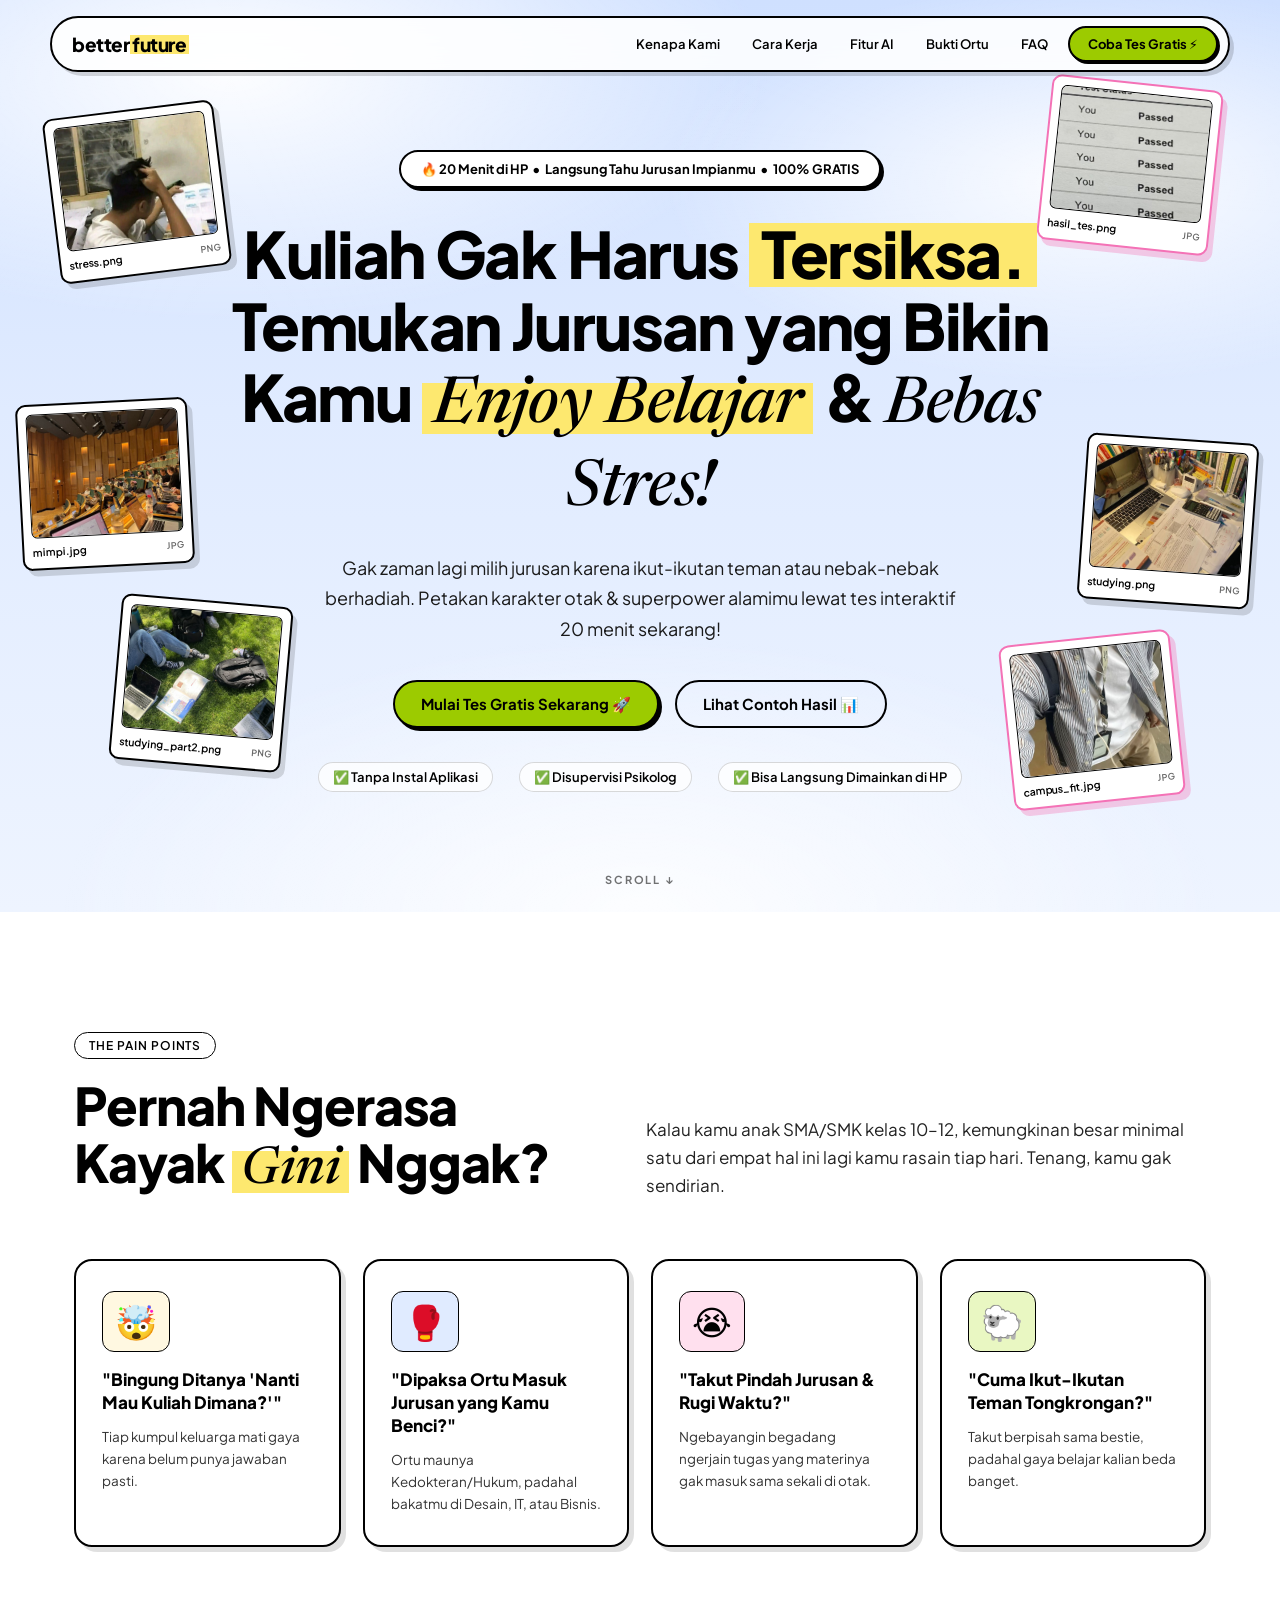
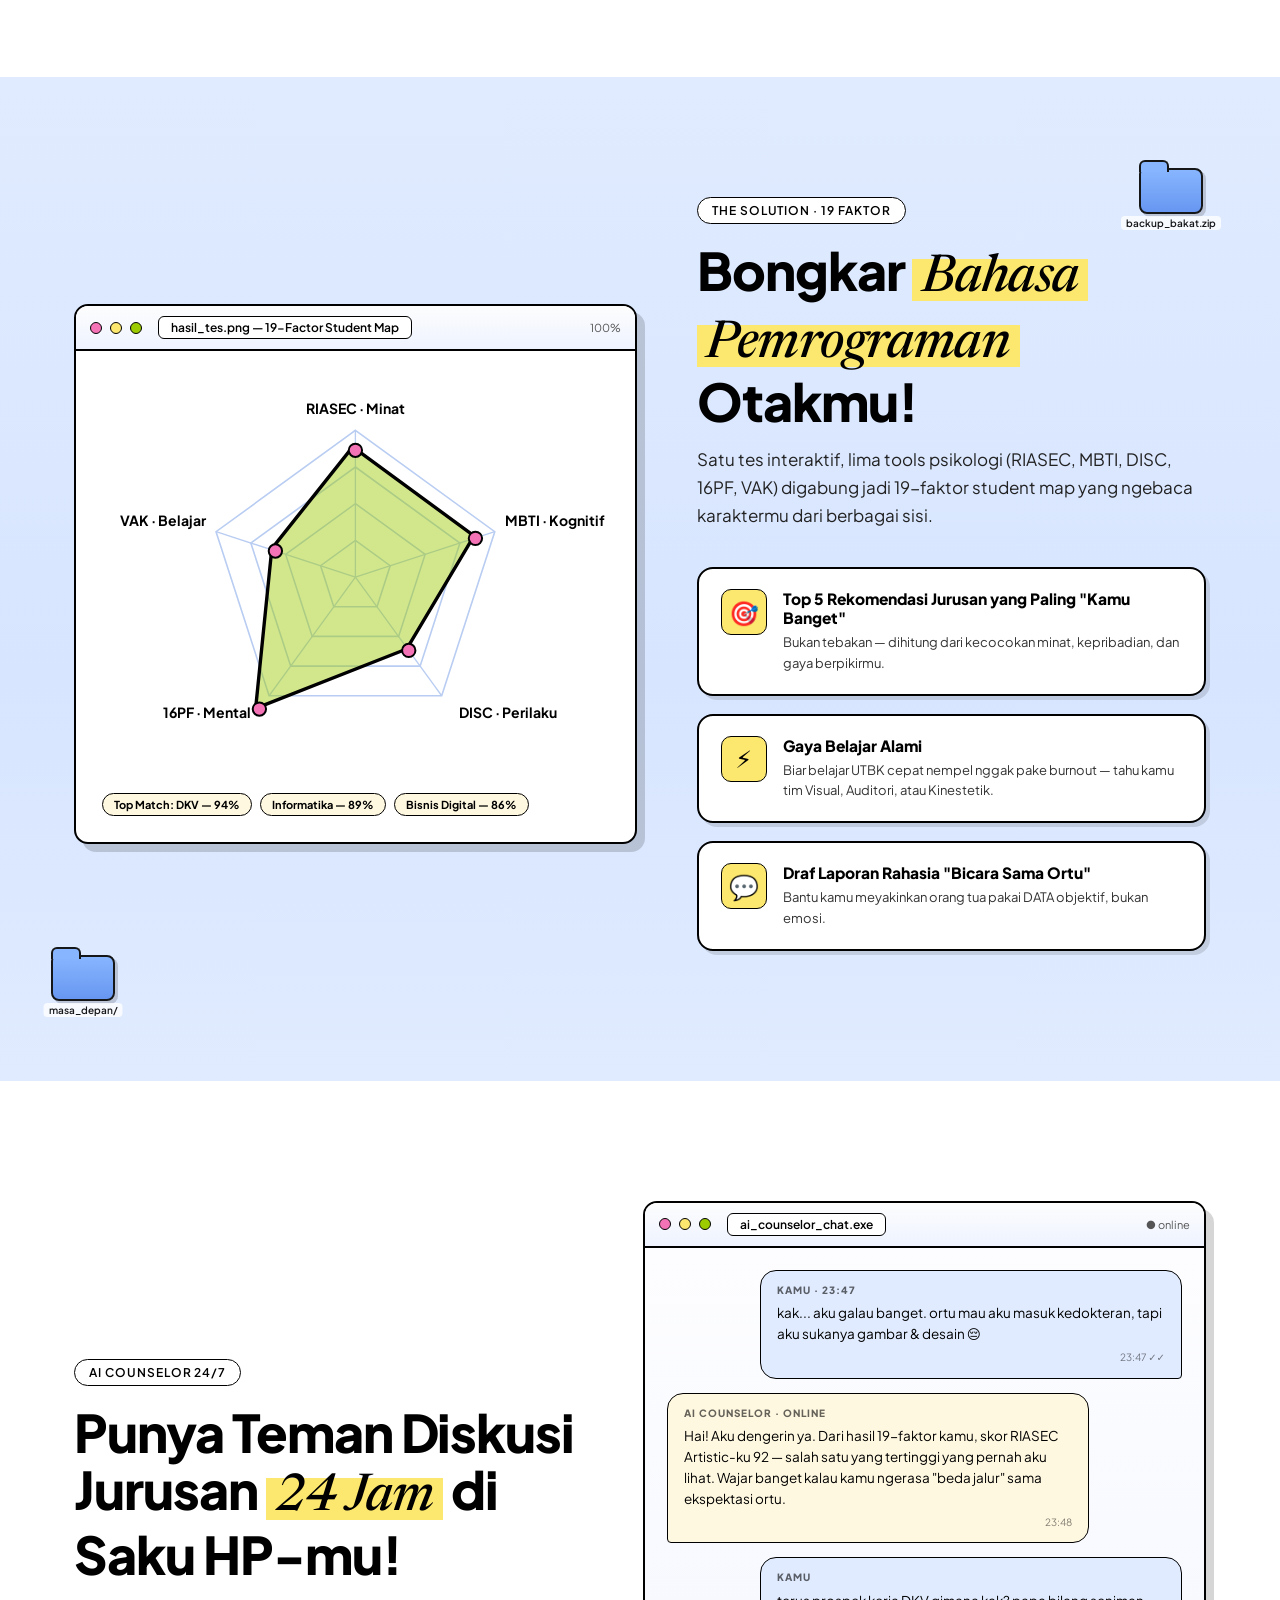
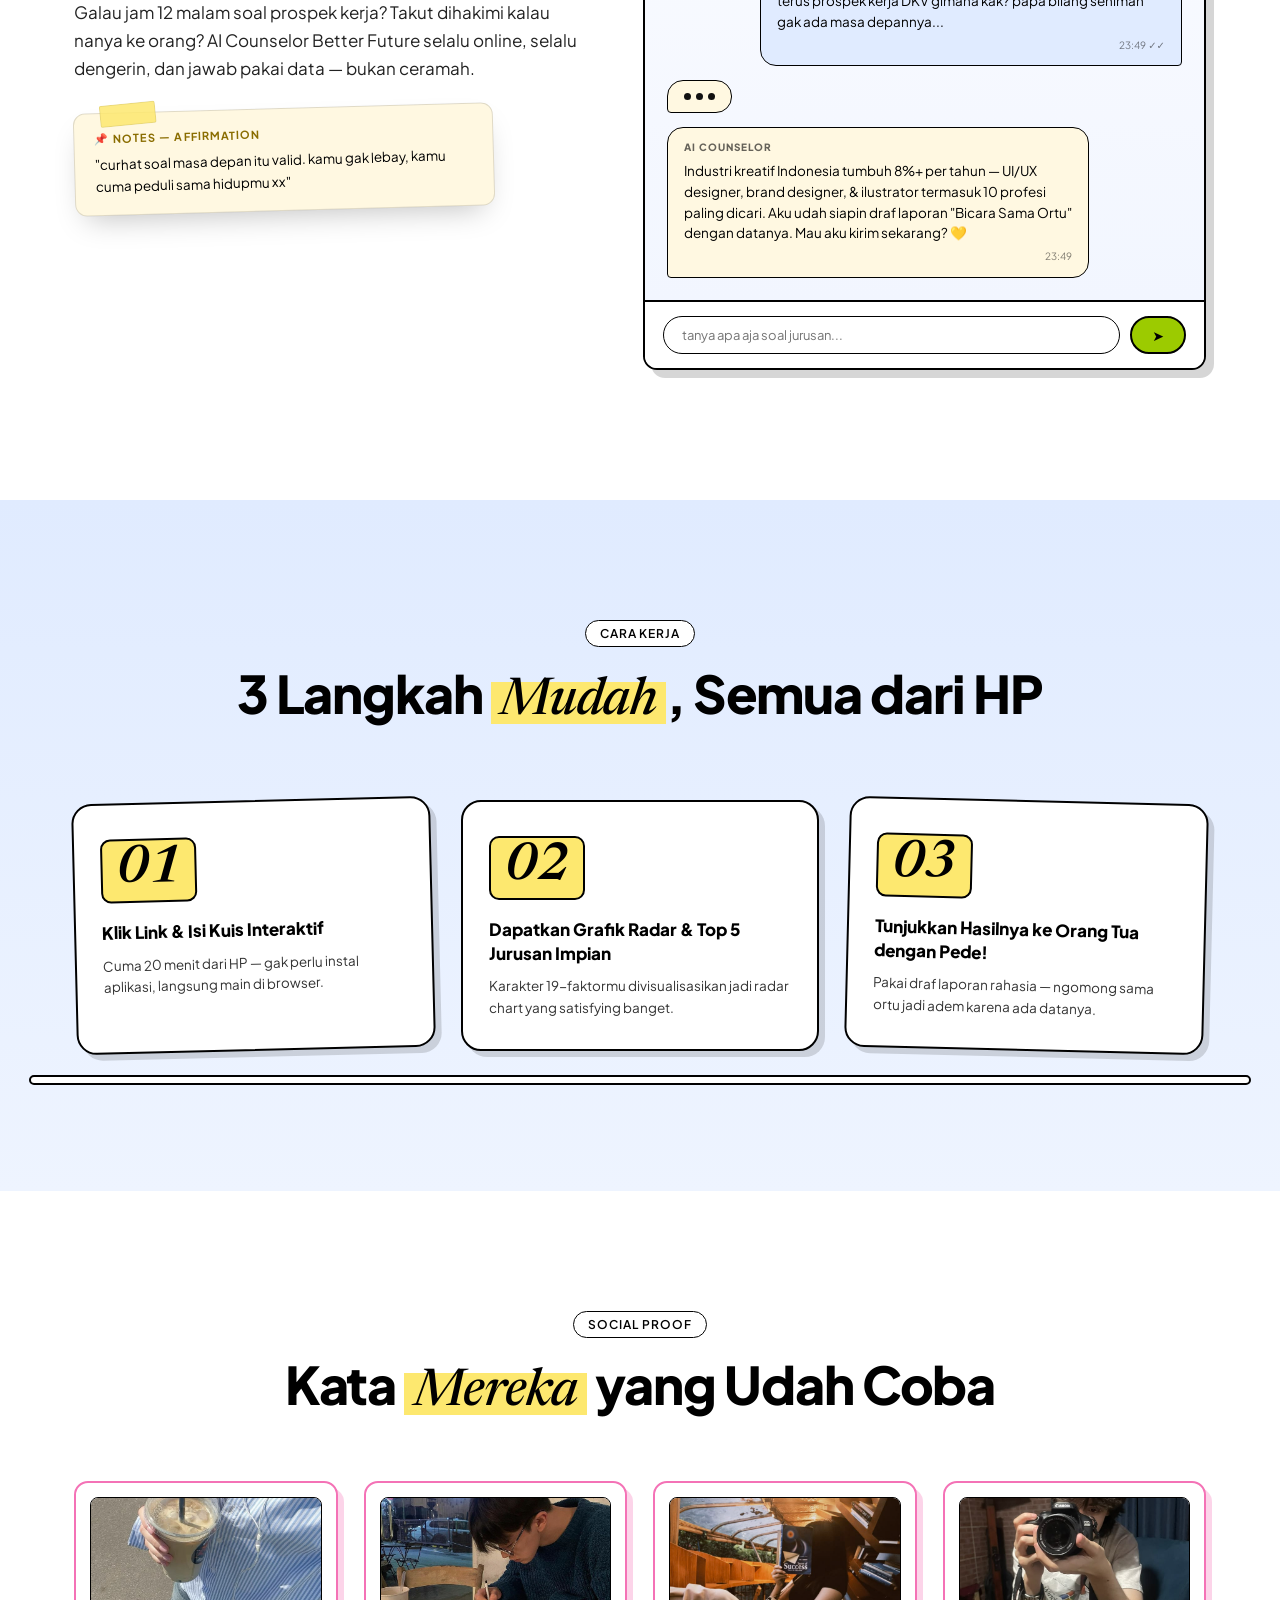
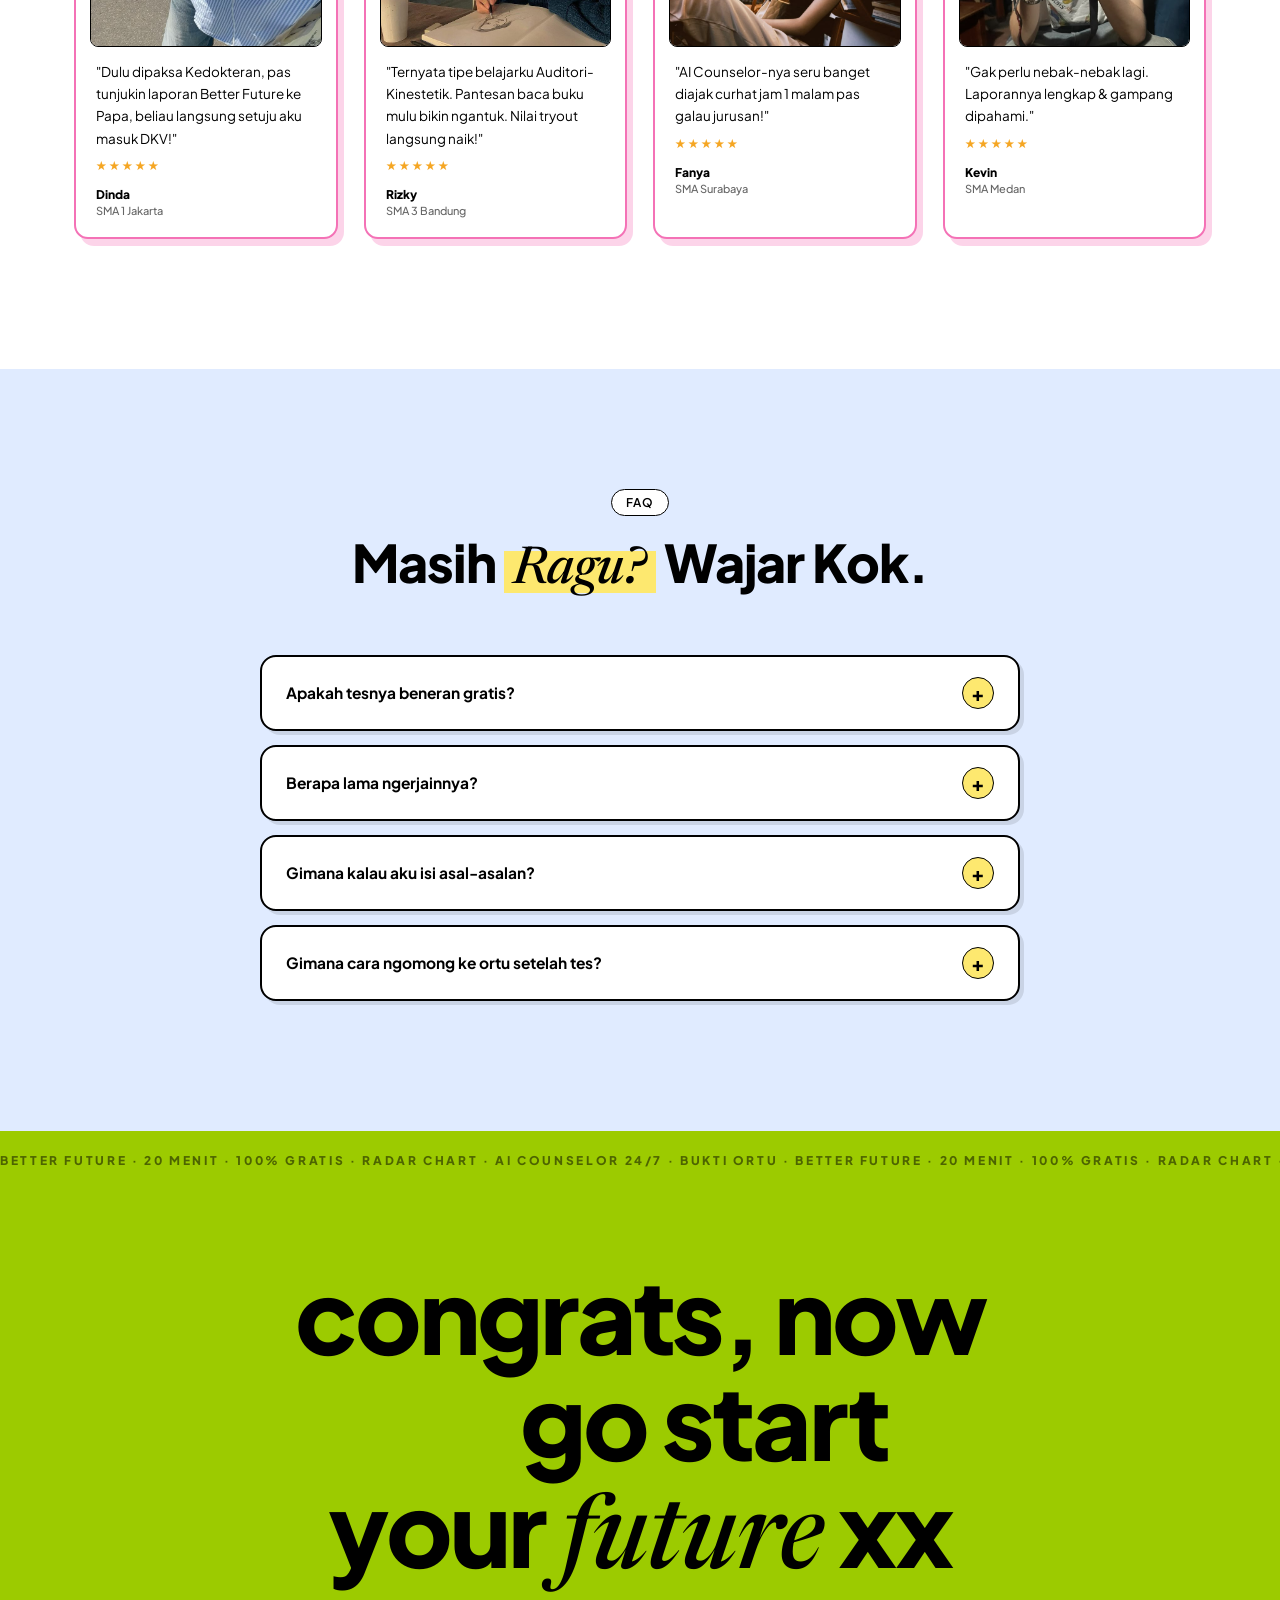
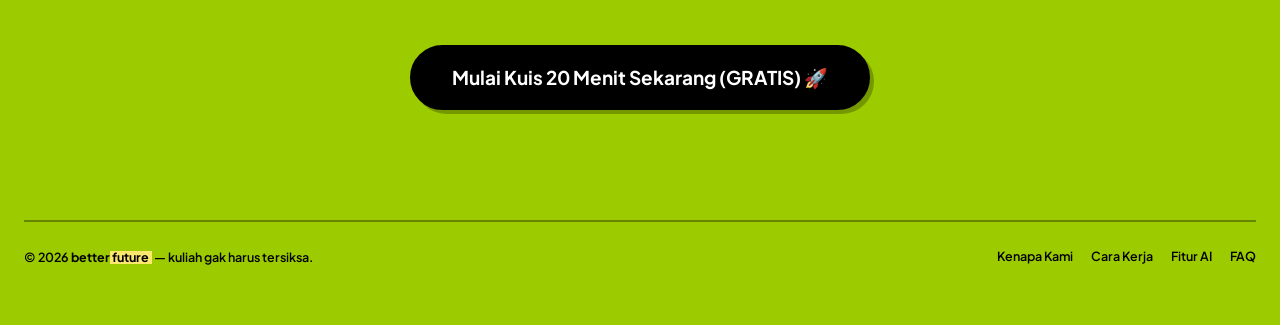
<file: better_future_exact_original.html>
<!DOCTYPE html>
<html lang="id">
<head>
<meta charset="UTF-8">
<meta name="viewport" content="width=device-width, initial-scale=1.0">
<title>Better Future — Temukan Jurusan Impianmu dalam 20 Menit</title>
<meta name="description" content="Tes pemetaan bakat & jurusan 19-faktor gratis untuk siswa SMA/SMK. Radar chart karakter, AI Counselor 24/7, dan laporan untuk meyakinkan orang tua.">
<link rel="preconnect" href="https://fonts.googleapis.com">
<link rel="preconnect" href="https://fonts.gstatic.com" crossorigin>
<link href="https://fonts.googleapis.com/css2?family=Plus+Jakarta+Sans:ital,wght@0,300;0,400;0,500;0,600;0,700;0,800;1,400;1,600&family=Newsreader:ital,opsz,wght@1,6..72,400;1,6..72,500;1,6..72,600&display=swap" rel="stylesheet">
<style>
:root{
  --cloud:#E0EBFF;
  --white:#FFFFFF;
  --lime:#9CCB00;
  --scribble:#FDE86F;
  --pink:#F472B6;
  --beige:#FFF8E1;
  --ink:#000000;
  --sans:'Plus Jakarta Sans',system-ui,-apple-system,sans-serif;
  --serif:'Newsreader','Playfair Display',Georgia,serif;
}
*{margin:0;padding:0;box-sizing:border-box}
html{scroll-behavior:smooth}
body{font-family:var(--sans);color:var(--ink);background:var(--cloud);overflow-x:hidden;-webkit-font-smoothing:antialiased}
::selection{background:var(--scribble);color:var(--ink)}
img,svg{display:block;max-width:100%}
a{text-decoration:none;color:inherit}
button{font-family:inherit;cursor:pointer}

/* ---------- shared bits ---------- */
.wrap{max-width:1180px;margin:0 auto;padding:0 24px}
.hl{background:linear-gradient(180deg,transparent 12%,var(--scribble) 12%,var(--scribble) 92%,transparent 92%);padding:0 .18em;box-decoration-break:clone;-webkit-box-decoration-break:clone}
.it{font-family:var(--serif);font-style:italic;font-weight:500;letter-spacing:-.01em}
.pill-btn{display:inline-flex;align-items:center;gap:8px;border:2px solid var(--ink);border-radius:999px;padding:12px 26px;font-weight:700;font-size:15px;background:var(--white);color:var(--ink);transition:transform .2s ease,box-shadow .2s ease,background-color .2s ease;box-shadow:3px 3px 0 var(--ink)}
.pill-btn:hover{transform:translate(-2px,-2px);box-shadow:6px 6px 0 var(--ink)}
.pill-btn:active{transform:translate(1px,1px);box-shadow:2px 2px 0 var(--ink)}
.pill-btn.lime{background:var(--lime)}
.pill-btn.dark{background:var(--ink);color:var(--white);box-shadow:4px 4px 0 rgba(0,0,0,.25)}
.pill-btn.dark:hover{box-shadow:7px 7px 0 rgba(0,0,0,.25)}
.pill-btn.ghost{background:transparent;box-shadow:none}
.pill-btn.ghost:hover{background:var(--white);box-shadow:4px 4px 0 var(--ink)}
.tag{display:inline-block;border:1.5px solid var(--ink);border-radius:999px;padding:5px 14px;font-size:12px;font-weight:600;letter-spacing:.08em;text-transform:uppercase;background:var(--white)}
.sec-head{font-size:clamp(30px,4.6vw,52px);font-weight:800;line-height:1.08;letter-spacing:-.02em}
.sec-sub{font-size:clamp(14px,1.4vw,17px);line-height:1.65;color:#222;max-width:560px}
.reveal{opacity:0;transform:translateY(34px);transition:opacity .8s cubic-bezier(.2,.7,.3,1),transform .8s cubic-bezier(.2,.7,.3,1)}
.reveal.in{opacity:1;transform:none}

/* folder icon (pure css) */
.folder{position:relative;width:64px;height:46px;background:linear-gradient(180deg,#7fb0ff,#5a8ef0);border:2px solid var(--ink);border-radius:6px 8px 8px 8px;box-shadow:3px 3px 0 rgba(0,0,0,.18)}
.folder::before{content:'';position:absolute;top:-10px;left:-2px;width:26px;height:10px;background:#7fb0ff;border:2px solid var(--ink);border-bottom:none;border-radius:6px 6px 0 0}
.folder span{position:absolute;left:50%;top:110%;transform:translateX(-50%);font-size:10px;font-weight:600;white-space:nowrap;background:rgba(255,255,255,.85);padding:1px 5px;border-radius:4px}

/* polaroid artifact */
.pola{background:var(--white);border:2px solid var(--ink);border-radius:10px;padding:8px 8px 10px;box-shadow:5px 6px 0 rgba(0,0,0,.14);width:150px}
.pola .ph{height:110px;border-radius:6px;border:1.5px solid var(--ink);position:relative;overflow:hidden}
.pola .cap{font-size:10.5px;font-weight:600;margin-top:7px;display:flex;justify-content:space-between;align-items:center}
.pola .cap i{font-style:normal;font-size:9px;color:#666}
.pink-bd{border-color:var(--pink);box-shadow:5px 6px 0 rgba(244,114,182,.35)}

/* sticky note */
.note{background:var(--beige);border:1.5px solid rgba(0,0,0,.12);border-radius:12px;padding:18px 20px;box-shadow:0 14px 30px -12px rgba(0,0,0,.25);position:relative}
.note::before{content:'';position:absolute;top:-10px;left:26px;width:54px;height:20px;background:rgba(253,232,111,.85);border:1px solid rgba(0,0,0,.08);transform:rotate(-4deg);border-radius:2px}
.note .n-title{font-size:11px;font-weight:700;text-transform:uppercase;letter-spacing:.1em;color:#8a6d00;margin-bottom:8px}
.note p{font-size:13.5px;line-height:1.6}

/* retro window */
.retro{background:var(--white);border:2px solid var(--ink);border-radius:14px;box-shadow:8px 8px 0 rgba(0,0,0,.16);overflow:hidden}
.retro-bar{display:flex;align-items:center;gap:8px;padding:10px 14px;border-bottom:2px solid var(--ink);background:linear-gradient(180deg,#fdfdfd,#eef3ff)}
.retro-bar .dot{width:12px;height:12px;border-radius:50%;border:1.5px solid var(--ink)}
.retro-bar .dot:nth-child(1){background:var(--pink)}
.retro-bar .dot:nth-child(2){background:var(--scribble)}
.retro-bar .dot:nth-child(3){background:var(--lime)}
.retro-bar .fname{margin-left:8px;font-size:12px;font-weight:600;background:var(--white);border:1.5px solid var(--ink);border-radius:6px;padding:3px 12px}
.retro-bar .spacer{flex:1}
.retro-bar .mini{font-size:11px;color:#555}

/* ---------- nav ---------- */
nav{position:fixed;top:16px;left:50%;transform:translateX(-50%);z-index:100;width:min(1180px,calc(100% - 32px))}
.nav-pill{display:flex;align-items:center;gap:6px;background:rgba(255,255,255,.86);backdrop-filter:blur(14px);-webkit-backdrop-filter:blur(14px);border:2px solid var(--ink);border-radius:999px;padding:8px 10px 8px 20px;box-shadow:4px 4px 0 rgba(0,0,0,.15)}
.logo{font-weight:800;font-size:19px;letter-spacing:-.02em;margin-right:auto;white-space:nowrap}
.logo .hl{padding:0 .12em}
.nav-links{display:flex;gap:4px}
.nav-links a{font-size:13px;font-weight:600;padding:7px 14px;border-radius:999px;transition:background-color .18s ease}
.nav-links a:hover{background:var(--scribble)}
.nav-cta{font-size:13px;font-weight:700;border:2px solid var(--ink);border-radius:999px;padding:8px 18px;background:var(--lime);transition:transform .18s ease,box-shadow .18s ease;box-shadow:2px 2px 0 var(--ink);white-space:nowrap}
.nav-cta:hover{transform:translate(-1px,-1px);box-shadow:4px 4px 0 var(--ink)}
.burger{display:none;background:none;border:2px solid var(--ink);border-radius:999px;width:38px;height:38px;font-size:16px;background:var(--white)}
.mobile-menu{display:none;flex-direction:column;gap:4px;margin-top:8px;background:var(--white);border:2px solid var(--ink);border-radius:20px;padding:12px;box-shadow:4px 4px 0 rgba(0,0,0,.15)}
.mobile-menu a{font-weight:600;font-size:14px;padding:10px 14px;border-radius:12px}
.mobile-menu a:hover{background:var(--scribble)}
.mobile-menu.open{display:flex}

/* ---------- hero ---------- */
.hero{position:relative;min-height:100svh;display:flex;align-items:center;justify-content:center;text-align:center;padding:150px 24px 120px;
  background:
    radial-gradient(ellipse 70% 45% at 18% 8%,rgba(255,255,255,.95) 0%,rgba(255,255,255,0) 60%),
    radial-gradient(ellipse 60% 40% at 85% 20%,rgba(255,255,255,.9) 0%,rgba(255,255,255,0) 55%),
    radial-gradient(ellipse 75% 50% at 50% 100%,rgba(255,255,255,.85) 0%,rgba(255,255,255,0) 60%),
    linear-gradient(180deg,#cfe0ff 0%,var(--cloud) 45%,#eef4ff 100%)}
.hero-inner{position:relative;z-index:3;max-width:860px}
.badge-fire{display:inline-flex;align-items:center;gap:8px;background:var(--white);border:2px solid var(--ink);border-radius:999px;padding:9px 20px;font-size:13px;font-weight:700;box-shadow:3px 3px 0 var(--ink);margin-bottom:30px}
.hero h1{font-size:clamp(34px,5.6vw,64px);font-weight:800;line-height:1.12;letter-spacing:-.025em;margin-bottom:26px}
.hero .sub{font-size:clamp(14px,1.6vw,18px);line-height:1.7;max-width:640px;margin:0 auto 36px;color:#1a1a1a}
.hero-ctas{display:flex;gap:16px;justify-content:center;flex-wrap:wrap;margin-bottom:34px}
.trust{display:flex;gap:10px 26px;justify-content:center;flex-wrap:wrap;font-size:13px;font-weight:600}
.trust span{background:rgba(255,255,255,.75);border:1.5px solid rgba(0,0,0,.15);border-radius:999px;padding:6px 14px}
.art{position:absolute;z-index:2;animation:floaty 7s ease-in-out infinite}
.art .pola{width:172px}
.art .pola .ph{height:124px}
.a1{top:12%;left:4%;transform:rotate(-7deg)}
.a2{top:9%;right:5%;transform:rotate(6deg);animation-delay:-2s}
.a3{bottom:16%;left:9%;transform:rotate(5deg);animation-delay:-4s}
.a4{bottom:12%;right:8%;transform:rotate(-6deg);animation-delay:-1s}
.a5{top:44%;left:1.5%;transform:rotate(-3deg);animation-delay:-3s}
.a6{top:48%;right:2%;transform:rotate(4deg);animation-delay:-5s}
@keyframes floaty{0%,100%{translate:0 0}50%{translate:0 -14px}}
.ph-1{background:linear-gradient(135deg,#ffd6e9,#f472b6 60%,#c9368b)}
.ph-2{background:linear-gradient(135deg,#fff3b0,#fde86f 55%,#d9b90a)}
.ph-3{background:linear-gradient(135deg,#d3f36b,#9ccb00 60%,#6a8f00)}
.ph-4{background:linear-gradient(135deg,#cfe0ff,#7fb0ff 60%,#3f6fd8)}
.ph-5{background:linear-gradient(135deg,#ffe9d1,#ffb26b 60%,#e07f1f)}
.ph-6{background:linear-gradient(135deg,#e6dcff,#b39af0 60%,#7d5cd6)}
.ph .doodle{position:absolute;inset:0;display:flex;align-items:center;justify-content:center}
.ph .doodle svg{width:44px;height:44px;stroke:rgba(0,0,0,.75)}
.ph img{width:100%;height:100%;object-fit:cover}
.scroll-hint{position:absolute;bottom:26px;left:50%;transform:translateX(-50%);z-index:3;font-size:11px;font-weight:700;letter-spacing:.18em;text-transform:uppercase;opacity:.55;animation:hint 2s ease-in-out infinite}
@keyframes hint{0%,100%{translate:0 0}50%{translate:0 8px}}

/* ---------- problems ---------- */
.problems{background:var(--white);padding:120px 0 130px;position:relative}
.problems .topline{display:flex;align-items:flex-end;justify-content:space-between;gap:30px;flex-wrap:wrap;margin-bottom:60px}
.pain-grid{display:grid;grid-template-columns:repeat(auto-fit,minmax(250px,1fr));gap:22px}
.pain{border:2px solid var(--ink);border-radius:18px;padding:30px 26px;background:var(--white);box-shadow:5px 5px 0 rgba(0,0,0,.12);transition:transform .22s ease,box-shadow .22s ease;position:relative}
.pain:hover{transform:translateY(-6px) rotate(-.6deg);box-shadow:8px 10px 0 rgba(0,0,0,.14)}
.pain .emo{font-size:34px;margin-bottom:16px;display:inline-block;background:var(--beige);border:1.5px solid var(--ink);border-radius:12px;padding:8px 12px}
.pain h3{font-size:17px;font-weight:800;line-height:1.35;margin-bottom:12px}
.pain p{font-size:13.5px;line-height:1.65;color:#333}
.pain:nth-child(2) .emo{background:var(--cloud)}
.pain:nth-child(3) .emo{background:#ffe0ee}
.pain:nth-child(4) .emo{background:#e9f7c2}

/* ---------- 19 factor ---------- */
.factors{background:linear-gradient(180deg,var(--cloud),#d7e5ff 60%,var(--cloud));padding:120px 0 130px;position:relative;overflow:hidden}
.factors-grid{display:grid;grid-template-columns:1.05fr .95fr;gap:60px;align-items:center}
.radar-wrap{padding:26px}
.radar-legend{display:flex;flex-wrap:wrap;gap:8px;margin-top:16px}
.radar-legend span{font-size:11px;font-weight:700;border:1.5px solid var(--ink);border-radius:999px;padding:4px 11px;background:var(--beige)}
.feat-list{display:flex;flex-direction:column;gap:18px;margin-top:38px}
.feat{display:flex;gap:16px;align-items:flex-start;background:var(--white);border:2px solid var(--ink);border-radius:16px;padding:20px 22px;box-shadow:4px 4px 0 rgba(0,0,0,.12);transition:transform .2s ease}
.feat:hover{transform:translateX(6px)}
.feat .ico{font-size:24px;background:var(--scribble);border:1.5px solid var(--ink);border-radius:10px;width:46px;height:46px;display:flex;align-items:center;justify-content:center;flex-shrink:0}
.feat h4{font-size:15.5px;font-weight:800;margin-bottom:5px}
.feat p{font-size:13px;line-height:1.6;color:#333}
.floating-folder{position:absolute;opacity:.9}
.ff1{top:9%;right:6%;animation:floaty 8s ease-in-out infinite}
.ff2{bottom:8%;left:4%;animation:floaty 9s ease-in-out infinite reverse}

/* ---------- AI counselor ---------- */
.ai-sec{background:var(--white);padding:120px 0 130px}
.ai-grid{display:grid;grid-template-columns:.95fr 1.05fr;gap:60px;align-items:center}
.chat-body{padding:22px;background:linear-gradient(180deg,#fdfdff,#f2f6ff);display:flex;flex-direction:column;gap:14px;min-height:380px}
.bubble{max-width:82%;padding:12px 16px;border-radius:16px;font-size:13.5px;line-height:1.55;border:1.5px solid var(--ink);opacity:0;transform:translateY(12px);animation:pop .5s ease forwards}
@keyframes pop{to{opacity:1;transform:none}}
.bubble.me{align-self:flex-end;background:var(--cloud);border-bottom-right-radius:4px}
.bubble.ai{align-self:flex-start;background:var(--beige);border-bottom-left-radius:4px}
.bubble .who{display:block;font-size:10px;font-weight:800;letter-spacing:.1em;text-transform:uppercase;margin-bottom:5px;opacity:.6}
.bubble .time{display:block;font-size:10px;text-align:right;opacity:.5;margin-top:5px}
.typing{align-self:flex-start;display:flex;gap:5px;padding:12px 16px;background:var(--beige);border:1.5px solid var(--ink);border-radius:16px;border-bottom-left-radius:4px}
.typing i{width:7px;height:7px;background:#111;border-radius:50%;animation:tp 1s infinite}
.typing i:nth-child(2){animation-delay:.15s}
.typing i:nth-child(3){animation-delay:.3s}
@keyframes tp{0%,100%{transform:translateY(0);opacity:.4}50%{transform:translateY(-5px);opacity:1}}
.chat-input{display:flex;gap:10px;padding:14px 18px;border-top:2px solid var(--ink);background:var(--white)}
.chat-input input{flex:1;border:1.5px solid var(--ink);border-radius:999px;padding:10px 18px;font-family:inherit;font-size:13px;outline:none}
.chat-input input:focus{box-shadow:0 0 0 3px var(--scribble)}
.chat-input button{border:2px solid var(--ink);background:var(--lime);border-radius:999px;padding:0 20px;font-weight:800;font-size:14px;transition:transform .15s ease}
.chat-input button:hover{transform:scale(1.06)}
.ai-note{margin-top:26px;max-width:420px;transform:rotate(-1.6deg)}

/* ---------- steps ---------- */
.steps{background:linear-gradient(180deg,var(--cloud),#eef4ff);padding:120px 0 140px;position:relative;overflow:hidden}
.shelf{display:grid;grid-template-columns:repeat(3,1fr);gap:28px;margin-top:70px;position:relative}
.step-card{background:var(--white);border:2px solid var(--ink);border-radius:20px;padding:34px 26px 30px;box-shadow:6px 6px 0 rgba(0,0,0,.14);position:relative;transition:transform .25s ease}
.step-card:hover{transform:translateY(-8px)}
.step-card:nth-child(1){transform:rotate(-1.4deg)}
.step-card:nth-child(3){transform:rotate(1.4deg)}
.step-card:nth-child(1):hover{transform:rotate(-1.4deg) translateY(-8px)}
.step-card:nth-child(3):hover{transform:rotate(1.4deg) translateY(-8px)}
.step-num{font-family:var(--serif);font-style:italic;font-size:52px;font-weight:600;background:var(--scribble);display:inline-block;padding:0 14px;border-radius:10px;border:2px solid var(--ink);margin-bottom:18px;line-height:1.15}
.step-card h4{font-size:17px;font-weight:800;line-height:1.4;margin-bottom:10px}
.step-card p{font-size:13.5px;line-height:1.6;color:#333}
.shelf-line{position:absolute;left:-4%;right:-4%;height:10px;background:var(--white);border:2px solid var(--ink);border-radius:999px;bottom:-34px;box-shadow:0 10px 22px -8px rgba(0,0,0,.3)}

/* ---------- testimonials ---------- */
.testi{background:var(--white);padding:120px 0 130px}
.testi-grid{display:grid;grid-template-columns:repeat(auto-fit,minmax(240px,1fr));gap:26px;margin-top:60px}
.t-card{background:var(--white);border:2.5px solid var(--pink);border-radius:14px;padding:14px 14px 20px;box-shadow:6px 7px 0 rgba(244,114,182,.3);transition:transform .22s ease}
.t-card:hover{transform:translateY(-7px) rotate(.8deg)}
.t-photo{height:150px;border-radius:8px;border:1.5px solid var(--ink);margin-bottom:14px;display:flex;align-items:center;justify-content:center;font-family:var(--serif);font-style:italic;font-size:44px;font-weight:600;color:rgba(0,0,0,.75);overflow:hidden}
.t-photo img{width:100%;height:100%;object-fit:cover}
.t-card blockquote{font-size:13.5px;line-height:1.65;padding:0 6px}
.t-card .who{margin-top:14px;padding:0 6px;font-size:12px;font-weight:800}
.t-card .who span{display:block;font-weight:500;font-size:11px;color:#666;margin-top:2px}
.stars{padding:0 6px;margin-top:8px;font-size:12px;letter-spacing:2px;color:#f5a623}

/* ---------- faq ---------- */
.faq{background:var(--cloud);padding:120px 0 130px}
.faq-list{max-width:760px;margin:56px auto 0;display:flex;flex-direction:column;gap:14px}
.faq-item{background:var(--white);border:2px solid var(--ink);border-radius:16px;overflow:hidden;box-shadow:4px 4px 0 rgba(0,0,0,.1)}
.faq-q{width:100%;display:flex;justify-content:space-between;align-items:center;gap:16px;background:none;border:none;padding:20px 24px;font-size:15.5px;font-weight:700;text-align:left}
.faq-q .pm{font-size:20px;font-weight:800;transition:transform .3s ease;flex-shrink:0;width:32px;height:32px;border:1.5px solid var(--ink);border-radius:50%;display:flex;align-items:center;justify-content:center;background:var(--scribble)}
.faq-item.open .pm{transform:rotate(45deg);background:var(--lime)}
.faq-a{max-height:0;overflow:hidden;transition:max-height .4s ease}
.faq-a p{padding:0 24px 22px;font-size:14px;line-height:1.7;color:#333}

/* ---------- finale ---------- */
.finale{background:var(--lime);padding:130px 24px 60px;text-align:center;position:relative;overflow:hidden}
.finale h2{font-size:clamp(44px,8vw,110px);font-weight:800;line-height:1.04;letter-spacing:-.03em;margin-bottom:48px}
.finale h2 .l2{display:inline-block;margin-left:clamp(30px,10vw,150px)}
.finale .pill-btn.dark{font-size:clamp(15px,1.8vw,19px);padding:18px 40px;border-color:var(--ink)}
.foot{display:flex;justify-content:space-between;align-items:center;gap:20px;flex-wrap:wrap;margin-top:110px;padding-top:26px;border-top:2px solid rgba(0,0,0,.35);font-size:12.5px;font-weight:600}
.foot-links{display:flex;gap:18px;flex-wrap:wrap}
.foot-links a{border-bottom:1.5px solid transparent;transition:border-color .2s}
.foot-links a:hover{border-color:var(--ink)}
.finale .ticker{position:absolute;top:22px;left:0;right:0;overflow:hidden;opacity:.5;font-size:12px;font-weight:800;letter-spacing:.22em;text-transform:uppercase;white-space:nowrap}
.ticker-inner{display:inline-block;animation:tick 26s linear infinite}
@keyframes tick{from{transform:translateX(0)}to{transform:translateX(-50%)}}

/* ---------- responsive ---------- */
@media(max-width:980px){
  .factors-grid,.ai-grid{grid-template-columns:1fr;gap:46px}
  .shelf{grid-template-columns:1fr;max-width:440px;margin-left:auto;margin-right:auto}
  .a5,.a6{display:none}
  .art .pola{width:105px}
  .art .pola .ph{height:75px}
}
@media(max-width:720px){
  .nav-links{display:none}
  .burger{display:flex;align-items:center;justify-content:center}
  .nav-cta{padding:8px 14px;font-size:12px}
  .a3,.a4{display:none}
  .a1{top:8%;left:2%}
  .a2{top:7%;right:2%}
  .hero{padding-top:130px}
}
</style>
</head>
<body>

<!-- ============ NAV ============ -->
<nav>
  <div class="nav-pill">
    <a href="#" class="logo" data-testid="nav-logo">better<span class="hl">future</span></a>
    <div class="nav-links">
      <a href="#kenapa" data-testid="nav-link-kenapa">Kenapa Kami</a>
      <a href="#cara-kerja" data-testid="nav-link-cara">Cara Kerja</a>
      <a href="#fitur-ai" data-testid="nav-link-ai">Fitur AI</a>
      <a href="#bukti-ortu" data-testid="nav-link-bukti">Bukti Ortu</a>
      <a href="#faq" data-testid="nav-link-faq">FAQ</a>
    </div>
    <a href="#mulai" class="nav-cta" data-testid="nav-cta-button">Coba Tes Gratis ⚡</a>
    <button class="burger" id="burger" aria-label="menu" data-testid="nav-burger">☰</button>
  </div>
  <div class="mobile-menu" id="mobileMenu">
    <a href="#kenapa">Kenapa Kami</a>
    <a href="#cara-kerja">Cara Kerja</a>
    <a href="#fitur-ai">Fitur AI</a>
    <a href="#bukti-ortu">Bukti Ortu</a>
    <a href="#faq">FAQ</a>
  </div>
</nav>

<!-- ============ HERO ============ -->
<header class="hero" id="mulai">
  <!-- floating desktop artifacts -->
  <div class="art a1"><div class="pola"><div class="ph"><img src="assets/stress.jpg" alt="stress"></div><div class="cap">stress.png <i>PNG</i></div></div></div>
  <div class="art a2"><div class="pola pink-bd"><div class="ph"><img src="assets/test-score.jpg" alt="hasil tes"></div><div class="cap">hasil_tes.png <i>JPG</i></div></div></div>
  <div class="art a3"><div class="pola"><div class="ph"><img src="assets/studying-part2.jpg" alt="belajar di taman"></div><div class="cap">studying_part2.png <i>PNG</i></div></div></div>
  <div class="art a4"><div class="pola pink-bd"><div class="ph"><img src="assets/campus-fit.jpg" alt="ootd kampus"></div><div class="cap">campus_fit.jpg <i>JPG</i></div></div></div>
  <div class="art a5"><div class="pola"><div class="ph"><img src="assets/class.jpg" alt="kelas"></div><div class="cap">mimpi.jpg <i>JPG</i></div></div></div>
  <div class="art a6"><div class="pola"><div class="ph"><img src="assets/studying.jpg" alt="meja belajar"></div><div class="cap">studying.png <i>PNG</i></div></div></div>

  <div class="hero-inner">
    <div class="badge-fire reveal" data-testid="hero-badge">🔥 20 Menit di HP &nbsp;•&nbsp; Langsung Tahu Jurusan Impianmu &nbsp;•&nbsp; 100% GRATIS</div>
    <h1 class="reveal" data-testid="hero-headline">Kuliah Gak Harus <span class="hl">Tersiksa.</span><br>Temukan Jurusan yang Bikin Kamu <span class="it hl">Enjoy Belajar</span> &amp; <span class="it">Bebas Stres!</span></h1>
    <p class="sub reveal" data-testid="hero-subheadline">Gak zaman lagi milih jurusan karena ikut-ikutan teman atau nebak-nebak berhadiah. Petakan karakter otak &amp; superpower alamimu lewat tes interaktif 20 menit sekarang!</p>
    <div class="hero-ctas reveal">
      <a href="#cara-kerja" class="pill-btn lime" data-testid="hero-cta-primary">Mulai Tes Gratis Sekarang 🚀</a>
      <a href="#kenapa" class="pill-btn ghost" data-testid="hero-cta-secondary">Lihat Contoh Hasil 📊</a>
    </div>
    <div class="trust reveal" data-testid="hero-trust-badges">
      <span>✅ Tanpa Instal Aplikasi</span>
      <span>✅ Disupervisi Psikolog</span>
      <span>✅ Bisa Langsung Dimainkan di HP</span>
    </div>
  </div>
  <div class="scroll-hint">scroll ↓</div>
</header>

<!-- ============ PROBLEMS ============ -->
<section class="problems" id="kenapa">
  <div class="wrap">
    <div class="topline reveal">
      <div>
        <span class="tag">the pain points</span>
        <h2 class="sec-head" style="margin-top:18px">Pernah Ngerasa<br>Kayak <span class="it hl">Gini</span> Nggak?</h2>
      </div>
      <p class="sec-sub">Kalau kamu anak SMA/SMK kelas 10–12, kemungkinan besar minimal satu dari empat hal ini lagi kamu rasain tiap hari. Tenang, kamu gak sendirian.</p>
    </div>
    <div class="pain-grid">
      <div class="pain reveal" data-testid="pain-card-1">
        <span class="emo">🤯</span>
        <h3>"Bingung Ditanya 'Nanti Mau Kuliah Dimana?'"</h3>
        <p>Tiap kumpul keluarga mati gaya karena belum punya jawaban pasti.</p>
      </div>
      <div class="pain reveal" data-testid="pain-card-2" style="transition-delay:.08s">
        <span class="emo">🥊</span>
        <h3>"Dipaksa Ortu Masuk Jurusan yang Kamu Benci?"</h3>
        <p>Ortu maunya Kedokteran/Hukum, padahal bakatmu di Desain, IT, atau Bisnis.</p>
      </div>
      <div class="pain reveal" data-testid="pain-card-3" style="transition-delay:.16s">
        <span class="emo">😭</span>
        <h3>"Takut Pindah Jurusan &amp; Rugi Waktu?"</h3>
        <p>Ngebayangin begadang ngerjain tugas yang materinya gak masuk sama sekali di otak.</p>
      </div>
      <div class="pain reveal" data-testid="pain-card-4" style="transition-delay:.24s">
        <span class="emo">🐑</span>
        <h3>"Cuma Ikut-Ikutan Teman Tongkrongan?"</h3>
        <p>Takut berpisah sama bestie, padahal gaya belajar kalian beda banget.</p>
      </div>
    </div>
  </div>
</section>

<!-- ============ 19-FACTOR ============ -->
<section class="factors" id="cara-kerja">
  <div class="floating-folder ff1"><div class="folder"><span>backup_bakat.zip</span></div></div>
  <div class="floating-folder ff2"><div class="folder"><span>masa_depan/</span></div></div>
  <div class="wrap">
    <div class="factors-grid">
      <div class="reveal">
        <div class="retro" data-testid="radar-window">
          <div class="retro-bar">
            <span class="dot"></span><span class="dot"></span><span class="dot"></span>
            <span class="fname">hasil_tes.png — 19-Factor Student Map</span>
            <span class="spacer"></span><span class="mini">100%</span>
          </div>
          <div class="radar-wrap">
            <svg viewBox="0 0 380 300" width="100%" data-testid="radar-chart" aria-label="Radar chart 5 dimensi">
              <g transform="translate(190,150)">
                <!-- grid pentagons -->
                <g fill="none" stroke="#b9cdf2" stroke-width="1.2">
                  <polygon points="0,-110 104.5,-34 64.7,89 -64.7,89 -104.5,-34"/>
                  <polygon points="0,-82.5 78.4,-25.5 48.5,66.8 -48.5,66.8 -78.4,-25.5"/>
                  <polygon points="0,-55 52.3,-17 32.4,44.5 -32.4,44.5 -52.3,-17"/>
                  <polygon points="0,-27.5 26.1,-8.5 16.2,22.3 -16.2,22.3 -26.1,-8.5"/>
                </g>
                <g stroke="#b9cdf2" stroke-width="1">
                  <line x1="0" y1="0" x2="0" y2="-110"/><line x1="0" y1="0" x2="104.5" y2="-34"/>
                  <line x1="0" y1="0" x2="64.7" y2="89"/><line x1="0" y1="0" x2="-64.7" y2="89"/>
                  <line x1="0" y1="0" x2="-104.5" y2="-34"/>
                </g>
                <!-- data polygon -->
                <polygon id="radarPoly" points="0,-95 90,-29 40,55 -72,99 -60,-19.5"
                  fill="rgba(156,203,0,.45)" stroke="#000" stroke-width="2.5" stroke-linejoin="round"/>
                <g fill="#F472B6" stroke="#000" stroke-width="1.5">
                  <circle cx="0" cy="-95" r="5"/><circle cx="90" cy="-29" r="5"/>
                  <circle cx="40" cy="55" r="5"/><circle cx="-72" cy="99" r="5"/><circle cx="-60" cy="-19.5" r="5"/>
                </g>
                <!-- labels -->
                <g font-family="Plus Jakarta Sans,sans-serif" font-weight="700" font-size="10.5" fill="#000">
                  <text x="0" y="-122" text-anchor="middle">RIASEC · Minat</text>
                  <text x="112" y="-38" text-anchor="start">MBTI · Kognitif</text>
                  <text x="78" y="106" text-anchor="start">DISC · Perilaku</text>
                  <text x="-78" y="106" text-anchor="end">16PF · Mental</text>
                  <text x="-112" y="-38" text-anchor="end">VAK · Belajar</text>
                </g>
              </g>
            </svg>
            <div class="radar-legend">
              <span>Top Match: DKV — 94%</span>
              <span>Informatika — 89%</span>
              <span>Bisnis Digital — 86%</span>
            </div>
          </div>
        </div>
      </div>
      <div class="reveal">
        <span class="tag">the solution · 19 faktor</span>
        <h2 class="sec-head" style="margin:18px 0 16px">Bongkar <span class="it hl">Bahasa Pemrograman</span> Otakmu!</h2>
        <p class="sec-sub">Satu tes interaktif, lima tools psikologi (RIASEC, MBTI, DISC, 16PF, VAK) digabung jadi 19-faktor student map yang ngebaca karaktermu dari berbagai sisi.</p>
        <div class="feat-list">
          <div class="feat" data-testid="feature-1">
            <span class="ico">🎯</span>
            <div><h4>Top 5 Rekomendasi Jurusan yang Paling "Kamu Banget"</h4><p>Bukan tebakan — dihitung dari kecocokan minat, kepribadian, dan gaya berpikirmu.</p></div>
          </div>
          <div class="feat" data-testid="feature-2">
            <span class="ico">⚡</span>
            <div><h4>Gaya Belajar Alami</h4><p>Biar belajar UTBK cepat nempel nggak pake burnout — tahu kamu tim Visual, Auditori, atau Kinestetik.</p></div>
          </div>
          <div class="feat" id="bukti-ortu" data-testid="feature-3">
            <span class="ico">💬</span>
            <div><h4>Draf Laporan Rahasia "Bicara Sama Ortu"</h4><p>Bantu kamu meyakinkan orang tua pakai DATA objektif, bukan emosi.</p></div>
          </div>
        </div>
      </div>
    </div>
  </div>
</section>

<!-- ============ AI COUNSELOR ============ -->
<section class="ai-sec" id="fitur-ai">
  <div class="wrap">
    <div class="ai-grid">
      <div class="reveal">
        <span class="tag">ai counselor 24/7</span>
        <h2 class="sec-head" style="margin:18px 0 16px">Punya Teman Diskusi Jurusan <span class="it hl">24 Jam</span> di Saku HP-mu!</h2>
        <p class="sec-sub">Galau jam 12 malam soal prospek kerja? Takut dihakimi kalau nanya ke orang? AI Counselor Better Future selalu online, selalu dengerin, dan jawab pakai data — bukan ceramah.</p>
        <div class="note ai-note">
          <div class="n-title">📌 Notes — affirmation</div>
          <p>"curhat soal masa depan itu valid. kamu gak lebay, kamu cuma peduli sama hidupmu xx"</p>
        </div>
      </div>
      <div class="reveal">
        <div class="retro" data-testid="chat-window">
          <div class="retro-bar">
            <span class="dot"></span><span class="dot"></span><span class="dot"></span>
            <span class="fname">ai_counselor_chat.exe</span>
            <span class="spacer"></span><span class="mini">● online</span>
          </div>
          <div class="chat-body" id="chatBody">
            <div class="bubble me" style="animation-delay:.2s"><span class="who">Kamu · 23:47</span>kak... aku galau banget. ortu mau aku masuk kedokteran, tapi aku sukanya gambar &amp; desain 😔<span class="time">23:47 ✓✓</span></div>
            <div class="bubble ai" style="animation-delay:.9s"><span class="who">AI Counselor · online</span>Hai! Aku dengerin ya. Dari hasil 19-faktor kamu, skor RIASEC Artistic-ku 92 — salah satu yang tertinggi yang pernah aku lihat. Wajar banget kalau kamu ngerasa "beda jalur" sama ekspektasi ortu.<span class="time">23:48</span></div>
            <div class="bubble me" style="animation-delay:1.6s"><span class="who">Kamu</span>terus prospek kerja DKV gimana kak? papa bilang seniman gak ada masa depannya...<span class="time">23:49 ✓✓</span></div>
            <div class="typing" id="typingDots" style="animation:pop .4s ease 2.2s forwards;opacity:0"><i></i><i></i><i></i></div>
            <div class="bubble ai" id="lastBubble" style="animation-delay:3s;opacity:0"><span class="who">AI Counselor</span>Industri kreatif Indonesia tumbuh 8%+ per tahun — UI/UX designer, brand designer, &amp; ilustrator termasuk 10 profesi paling dicari. Aku udah siapin draf laporan "Bicara Sama Ortu" dengan datanya. Mau aku kirim sekarang? 💛<span class="time">23:49</span></div>
          </div>
          <div class="chat-input">
            <input type="text" id="chatInput" placeholder="tanya apa aja soal jurusan..." data-testid="chat-input">
            <button id="chatSend" data-testid="chat-send-button">➤</button>
          </div>
        </div>
      </div>
    </div>
  </div>
</section>

<!-- ============ STEPS ============ -->
<section class="steps">
  <div class="wrap">
    <div style="text-align:center" class="reveal">
      <span class="tag">cara kerja</span>
      <h2 class="sec-head" style="margin-top:18px">3 Langkah <span class="it hl">Mudah</span>, Semua dari HP</h2>
    </div>
    <div class="shelf">
      <div class="step-card reveal" data-testid="step-card-1">
        <div class="step-num">01</div>
        <h4>Klik Link &amp; Isi Kuis Interaktif</h4>
        <p>Cuma 20 menit dari HP — gak perlu instal aplikasi, langsung main di browser.</p>
      </div>
      <div class="step-card reveal" style="transition-delay:.1s" data-testid="step-card-2">
        <div class="step-num">02</div>
        <h4>Dapatkan Grafik Radar &amp; Top 5 Jurusan Impian</h4>
        <p>Karakter 19-faktormu divisualisasikan jadi radar chart yang satisfying banget.</p>
      </div>
      <div class="step-card reveal" style="transition-delay:.2s" data-testid="step-card-3">
        <div class="step-num">03</div>
        <h4>Tunjukkan Hasilnya ke Orang Tua dengan Pede!</h4>
        <p>Pakai draf laporan rahasia — ngomong sama ortu jadi adem karena ada datanya.</p>
      </div>
      <div class="shelf-line"></div>
    </div>
  </div>
</section>

<!-- ============ TESTIMONIALS ============ -->
<section class="testi">
  <div class="wrap">
    <div style="text-align:center" class="reveal">
      <span class="tag">social proof</span>
      <h2 class="sec-head" style="margin-top:18px">Kata <span class="it hl">Mereka</span> yang Udah Coba</h2>
    </div>
    <div class="testi-grid">
      <div class="t-card reveal" data-testid="testimonial-1">
        <div class="t-photo"><img src="assets/dinda.jpg" alt="Dinda"></div>
        <blockquote>"Dulu dipaksa Kedokteran, pas tunjukin laporan Better Future ke Papa, beliau langsung setuju aku masuk DKV!"</blockquote>
        <div class="stars">★★★★★</div>
        <div class="who">Dinda<span>SMA 1 Jakarta</span></div>
      </div>
      <div class="t-card reveal" style="transition-delay:.08s" data-testid="testimonial-2">
        <div class="t-photo"><img src="assets/rizky.jpg" alt="Rizky"></div>
        <blockquote>"Ternyata tipe belajarku Auditori-Kinestetik. Pantesan baca buku mulu bikin ngantuk. Nilai tryout langsung naik!"</blockquote>
        <div class="stars">★★★★★</div>
        <div class="who">Rizky<span>SMA 3 Bandung</span></div>
      </div>
      <div class="t-card reveal" style="transition-delay:.16s" data-testid="testimonial-3">
        <div class="t-photo"><img src="assets/fanya2.jpg" alt="Fanya"></div>
        <blockquote>"AI Counselor-nya seru banget diajak curhat jam 1 malam pas galau jurusan!"</blockquote>
        <div class="stars">★★★★★</div>
        <div class="who">Fanya<span>SMA Surabaya</span></div>
      </div>
      <div class="t-card reveal" style="transition-delay:.24s" data-testid="testimonial-4">
        <div class="t-photo"><img src="assets/kevin.jpg" alt="Kevin"></div>
        <blockquote>"Gak perlu nebak-nebak lagi. Laporannya lengkap &amp; gampang dipahami."</blockquote>
        <div class="stars">★★★★★</div>
        <div class="who">Kevin<span>SMA Medan</span></div>
      </div>
    </div>
  </div>
</section>

<!-- ============ FAQ ============ -->
<section class="faq" id="faq">
  <div class="wrap">
    <div style="text-align:center" class="reveal">
      <span class="tag">faq</span>
      <h2 class="sec-head" style="margin-top:18px">Masih <span class="it hl">Ragu?</span> Wajar Kok.</h2>
    </div>
    <div class="faq-list">
      <div class="faq-item reveal" data-testid="faq-item-1">
        <button class="faq-q" data-testid="faq-q-1">Apakah tesnya beneran gratis?<span class="pm">+</span></button>
        <div class="faq-a"><p>100% gratis, gak ada biaya tersembunyi. Kamu langsung dapat ringkasan hasil, radar chart karakter, dan top rekomendasi jurusan tanpa bayar sepeser pun.</p></div>
      </div>
      <div class="faq-item reveal" data-testid="faq-item-2">
        <button class="faq-q" data-testid="faq-q-2">Berapa lama ngerjainnya?<span class="pm">+</span></button>
        <div class="faq-a"><p>Sekitar 20 menit dari HP. Soalnya interaktif dan seru — bukan soal ujian. Bisa dikerjain sambil rebahan, di perjalanan, atau pas jam kosong di sekolah.</p></div>
      </div>
      <div class="faq-item reveal" data-testid="faq-item-3">
        <button class="faq-q" data-testid="faq-q-3">Gimana kalau aku isi asal-asalan?<span class="pm">+</span></button>
        <div class="faq-a"><p>Sistem kami mendeteksi pola jawaban yang gak konsisten, dan hasilnya jadi gak akurat — yang rugi kamu sendiri. Isi dengan jujur sesuai apa yang kamu rasain, bukan apa yang "kayaknya bener".</p></div>
      </div>
      <div class="faq-item reveal" data-testid="faq-item-4">
        <button class="faq-q" data-testid="faq-q-4">Gimana cara ngomong ke ortu setelah tes?<span class="pm">+</span></button>
        <div class="faq-a"><p>Tenang — kamu dapat Draf Laporan Rahasia "Bicara Sama Ortu". Isinya data objektif: kecocokan jurusan, prospek karir, dan gaya belajarmu, ditulis dengan bahasa yang sopan dan meyakinkan. Jadi diskusinya adem, bukan debat.</p></div>
      </div>
    </div>
  </div>
</section>

<!-- ============ FINALE ============ -->
<footer class="finale">
  <div class="ticker"><span class="ticker-inner">better future · 20 menit · 100% gratis · radar chart · ai counselor 24/7 · bukti ortu · better future · 20 menit · 100% gratis · radar chart · ai counselor 24/7 · bukti ortu · </span></div>
  <h2 class="reveal" data-testid="finale-headline">congrats, now<br><span class="l2">go</span> start<br>your <span class="it">future</span> xx</h2>
  <a href="#mulai" class="pill-btn dark" data-testid="finale-cta-button">Mulai Kuis 20 Menit Sekarang (GRATIS) 🚀</a>
  <div class="foot">
    <span>© 2026 <b>better<span class="hl">future</span></b> — kuliah gak harus tersiksa.</span>
    <div class="foot-links">
      <a href="#kenapa">Kenapa Kami</a>
      <a href="#cara-kerja">Cara Kerja</a>
      <a href="#fitur-ai">Fitur AI</a>
      <a href="#faq">FAQ</a>
    </div>
  </div>
</footer>

<script>
// mobile menu
const burger=document.getElementById('burger'),mm=document.getElementById('mobileMenu');
burger.addEventListener('click',()=>mm.classList.toggle('open'));
mm.querySelectorAll('a').forEach(a=>a.addEventListener('click',()=>mm.classList.remove('open')));

// scroll reveal
const io=new IntersectionObserver(es=>es.forEach(e=>{if(e.isIntersecting){e.target.classList.add('in');io.unobserve(e.target)}}),{threshold:.12});
document.querySelectorAll('.reveal').forEach(el=>io.observe(el));

// faq accordion
document.querySelectorAll('.faq-item').forEach(item=>{
  const q=item.querySelector('.faq-q'),a=item.querySelector('.faq-a');
  q.addEventListener('click',()=>{
    const open=item.classList.contains('open');
    document.querySelectorAll('.faq-item.open').forEach(o=>{o.classList.remove('open');o.querySelector('.faq-a').style.maxHeight=null});
    if(!open){item.classList.add('open');a.style.maxHeight=a.scrollHeight+'px'}
  });
});

// chat demo
const chatBody=document.getElementById('chatBody'),chatInput=document.getElementById('chatInput'),chatSend=document.getElementById('chatSend');
const replies=[
  "Pertanyaan bagus! Coba kerjain kuis 20 menitnya dulu ya — nanti aku bisa jawab pakai data 19-faktor kamu secara personal 💛",
  "Aku online 24/7 kok. Setelah hasil tesmu keluar, kita bisa bedah bareng-bareng top 5 jurusanmu!",
  "Tenang, semua rasa galaumu valid. Kerjain kuisnya dulu, nanti aku bantu susun strategi ngomong ke ortu pakai data objektif."
];
let ri=0;
function sendChat(){
  const v=chatInput.value.trim();if(!v)return;
  const now=new Date(),t=String(now.getHours()).padStart(2,'0')+':'+String(now.getMinutes()).padStart(2,'0');
  const me=document.createElement('div');me.className='bubble me';
  me.innerHTML='<span class="who">Kamu</span>'+v.replace(/</g,'&lt;')+'<span class="time">'+t+' ✓✓</span>';
  chatBody.appendChild(me);chatInput.value='';
  const tp=document.createElement('div');tp.className='typing';tp.style.opacity=1;tp.innerHTML='<i></i><i></i><i></i>';
  chatBody.appendChild(tp);chatBody.scrollTop=chatBody.scrollHeight;
  setTimeout(()=>{
    tp.remove();
    const ai=document.createElement('div');ai.className='bubble ai';
    ai.innerHTML='<span class="who">AI Counselor</span>'+replies[ri++%replies.length]+'<span class="time">'+t+'</span>';
    chatBody.appendChild(ai);chatBody.scrollTop=chatBody.scrollHeight;
  },1300);
  chatBody.scrollTop=chatBody.scrollHeight;
}
chatSend.addEventListener('click',sendChat);
chatInput.addEventListener('keydown',e=>{if(e.key==='Enter')sendChat()});

// hero parallax
const arts=document.querySelectorAll('.art');
window.addEventListener('mousemove',e=>{
  const x=(e.clientX/innerWidth-.5),y=(e.clientY/innerHeight-.5);
  arts.forEach((a,i)=>{const d=(i%3+1)*7;a.style.marginLeft=(-x*d)+'px';a.style.marginTop=(-y*d)+'px'});
});

// radar chart subtle pulse
const poly=document.getElementById('radarPoly');
if(poly){let s=0;setInterval(()=>{s+=.02;const k=1+Math.sin(s)*.012;poly.setAttribute('transform','translate(190,150) scale('+k+') translate(-190,-150)')},50)}
</script>
</body>
</html>
</file>
